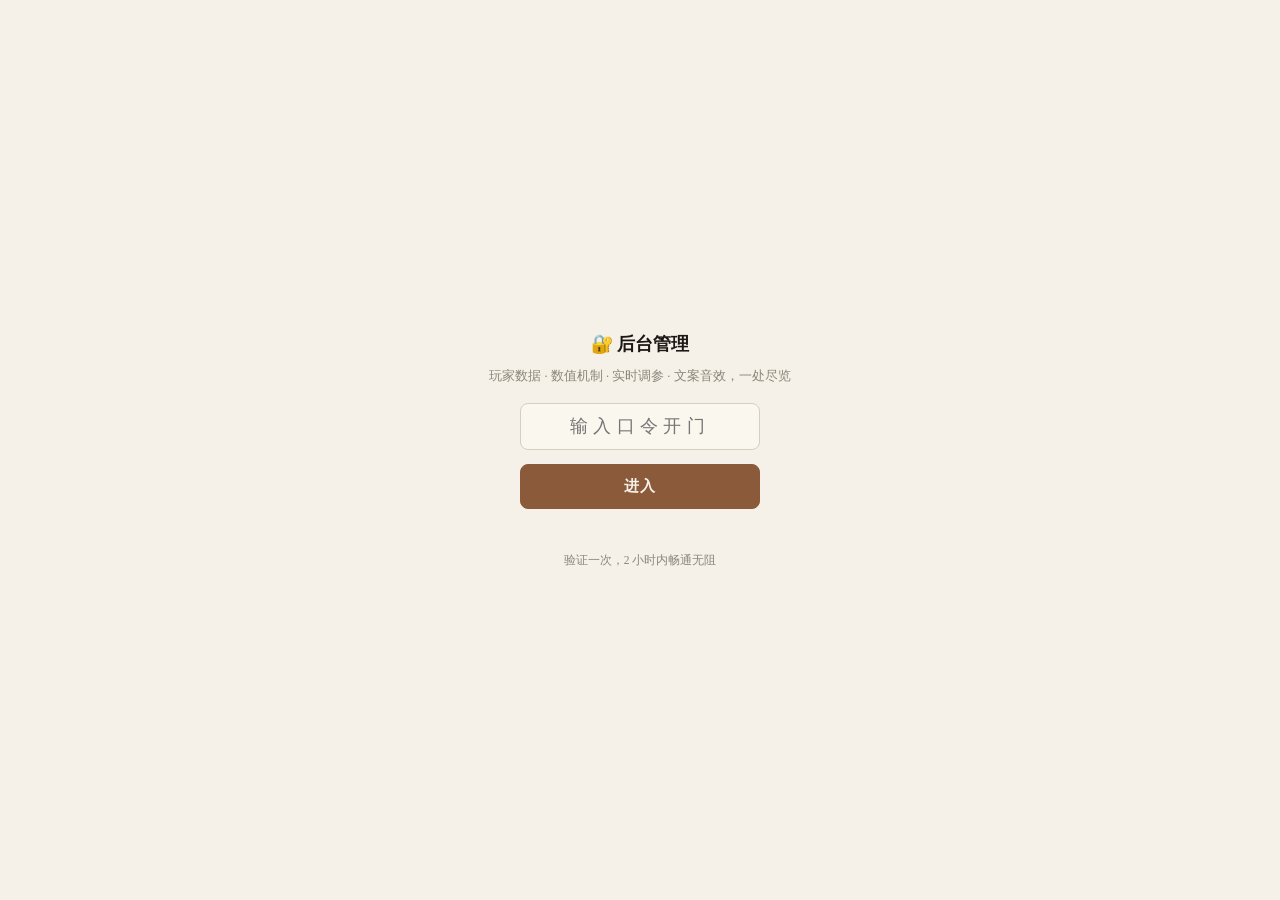
<file: admin.html>
<!DOCTYPE html>
<html lang="zh-CN">
<head>
<meta charset="UTF-8">
<meta name="viewport" content="width=device-width, initial-scale=1.0, viewport-fit=cover">
<title>中国创业投资模拟器 · 后台</title>
<style>
  *{box-sizing:border-box;margin:0;padding:0;-webkit-tap-highlight-color:transparent;}
  :root{
    --bg:#f0ece2;--paper:#f5f1e8;--ink:#1a1714;--ink-soft:#4a443c;--ink-faint:#8c857a;
    --line:#d6cfc0;--good:#3c6b4f;--bad:#a8453a;--warn:#9a7b3a;--card:#faf7ef;
    --gold:#b8860b;--blue:#3a6b8c;--accent:#8a5a3a;
  }
  html,body{background:var(--paper);color:var(--ink);
    font-family:-apple-system,BlinkMacSystemFont,"PingFang SC","Microsoft YaHei","Songti SC",serif;
    line-height:1.7;-webkit-font-smoothing:antialiased;-webkit-text-size-adjust:100%;}
  body{padding:18px 0 44px;min-height:100vh;min-height:100dvh;}
  .wrap{max-width:860px;margin:0 auto;padding:0 20px;
    padding-left:max(20px,env(safe-area-inset-left));padding-right:max(20px,env(safe-area-inset-right));
    padding-top:env(safe-area-inset-top);padding-bottom:max(20px,env(safe-area-inset-bottom));}

  /* ── 顶部 ── */
  /* 首页大气hero区 */
  .hero{text-align:center;padding:30px 20px 24px;background:linear-gradient(180deg,rgba(212,175,55,.07) 0%,rgba(212,175,55,.01) 60%,transparent 100%);border-radius:16px;margin-bottom:22px;border:1px solid rgba(212,175,55,.14);position:relative;overflow:hidden;}
  .hero::before{content:"";position:absolute;top:0;left:50%;transform:translateX(-50%);width:64px;height:3px;background:linear-gradient(90deg,transparent,var(--gold),transparent);border-radius:0 0 3px 3px;}
  .hero-name{font-family:"Kaiti SC","STKaiti","Songti SC",serif;font-weight:900;font-size:clamp(17px,4vw,21px);letter-spacing:.18em;color:var(--gold);margin-bottom:7px;text-shadow:0 1px 2px rgba(212,175,55,.14);}
  .hero-title{font-family:"Kaiti SC","STKaiti","Songti SC",serif;font-weight:900;font-size:clamp(27px,6.2vw,40px);letter-spacing:.08em;margin:0 0 10px;color:var(--ink);text-shadow:0 2px 4px rgba(26,23,20,.07);line-height:1.15;}
  .hero-sub{font-size:clamp(12px,2.9vw,14px);color:var(--ink-faint);letter-spacing:.04em;font-weight:500;}
  .logout{position:absolute;top:14px;right:14px;color:var(--accent);cursor:pointer;font-size:12px;font-weight:600;letter-spacing:.04em;display:inline-flex;align-items:center;gap:5px;padding:6px 13px;border-radius:999px;border:1px solid color-mix(in srgb,var(--accent) 38%,transparent);background:color-mix(in srgb,var(--accent) 9%,transparent);backdrop-filter:blur(4px);-webkit-backdrop-filter:blur(4px);transition:all .22s cubic-bezier(.4,0,.2,1);box-shadow:0 0 0 0 color-mix(in srgb,var(--accent) 40%,transparent);}
  .logout::before{content:"⏻";font-size:13px;line-height:1;}
  @media(hover:hover){.logout:hover{color:var(--paper);background:var(--accent);border-color:var(--accent);box-shadow:0 0 16px -2px color-mix(in srgb,var(--accent) 65%,transparent),0 0 0 3px color-mix(in srgb,var(--accent) 18%,transparent);transform:translateY(-1px);}}
  .logout:active{transform:translateY(0);}
  @media(min-width:768px){.hero{padding:44px 32px 32px;}.hero-title{font-size:40px;}.hero-name{font-size:21px;}}

  /* ── Tab 导航 ── */
  .tabs{display:flex;gap:6px;margin-bottom:18px;position:sticky;top:0;
    background:linear-gradient(var(--paper) 80%,rgba(245,241,232,0));padding:10px 0 12px;z-index:20;flex-wrap:wrap;}
  .tab{flex:1 1 auto;min-width:72px;text-align:center;padding:10px 4px;font-size:clamp(12px,3vw,13.5px);font-weight:700;
    border:1.5px solid var(--line);border-radius:9px;cursor:pointer;background:var(--card);color:var(--ink-soft);
    transition:all .2s;user-select:none;-webkit-user-select:none;letter-spacing:.02em;touch-action:manipulation;}
  @media(hover:hover){.tab:hover{border-color:var(--accent);color:var(--accent);}}
  .tab.on{background:var(--accent);color:var(--paper);border-color:var(--accent);box-shadow:0 4px 14px color-mix(in srgb,var(--accent) 32%,transparent);}
  .page{display:none;animation:fade .35s ease;}
  .page.on{display:block;}
  @keyframes fade{from{opacity:0;transform:translateY(8px)}to{opacity:1;transform:none}}

  /* ── 通用面板/卡片(三页统一) ── */
  .panel{background:var(--card);border:1px solid var(--line);border-radius:12px;padding:16px 18px;margin-bottom:14px;box-shadow:0 1px 3px rgba(26,23,20,.04);}
  .panel h2{font-size:clamp(14px,3.6vw,15.5px);font-weight:800;letter-spacing:.04em;margin-bottom:12px;padding-bottom:8px;border-bottom:1px solid var(--line);display:flex;justify-content:space-between;align-items:center;flex-wrap:wrap;gap:4px;}
  .panel h2 .hint{font-size:11px;color:var(--ink-faint);font-weight:600;}
  .loading{text-align:center;color:var(--ink-faint);padding:30px;}
  .note{font-size:11.5px;color:var(--ink-faint);margin-top:9px;line-height:1.65;}

  /* 横条统计(称号/风格/趋势分布等,stats+tune 共用) */
  .row{display:flex;align-items:center;gap:10px;margin-bottom:9px;font-size:clamp(12px,3vw,13px);}
  .row .nm{flex:0 0 clamp(72px,22vw,150px);white-space:nowrap;overflow:hidden;text-overflow:ellipsis;font-weight:600;}
  .row .e{flex:0 0 18px;text-align:center;font-size:15px;}
  .row .barwrap{flex:1;min-width:40px;height:17px;background:rgba(26,23,20,.06);border-radius:5px;position:relative;overflow:hidden;}
  .row .bar{position:absolute;left:0;top:0;height:100%;border-radius:5px;background:var(--accent);transition:width .4s;min-width:2px;}
  /* ── UX增强(借鉴echarts错落入场,纯CSS,2026-06-30) ── */
  /* 柱条:插入时宽度先归0,加.fill后逐条延迟展开到--w目标宽 */
  .row .bar.anim{width:0!important;transition:width .7s cubic-bezier(.22,.61,.36,1);}
  .row .bar.anim.fill{width:var(--w)!important;}
  /* KPI数字滚动时的细微强调 */
  .kpi .box .n{transition:color .3s;}
  /* 面板入场:依次淡入上浮 */
  .panel.reveal{opacity:0;transform:translateY(14px);}
  .panel.reveal.in{opacity:1;transform:none;transition:opacity .5s ease,transform .5s cubic-bezier(.22,.61,.36,1);}
  @media(prefers-reduced-motion:reduce){
    .row .bar.anim,.row .bar.anim.fill{transition:none;width:var(--w)!important;}
    .panel.reveal{opacity:1!important;transform:none!important;}
  }
  .row .pct{flex:0 0 clamp(78px,20vw,120px);text-align:right;font-weight:800;font-variant-numeric:tabular-nums;font-size:12px;color:var(--ink-soft);}
  .row .pct small{color:var(--ink-faint);font-weight:600;}
  .pct-val{color:var(--accent);font-weight:800;font-size:13px;}
  .pct-sub{color:var(--ink-faint);font-weight:600;font-size:11px;margin-left:5px;padding:1px 5px;background:rgba(138,90,58,.07);border-radius:5px;}
  /* 项目热度踩雷警示色（暂留，跳色问题以下面为准） */

  /* 🥧 环形饼图(结局称号分布) v2 */
  .pieWrap{display:flex;gap:22px;align-items:center;flex-wrap:wrap;justify-content:center;padding:6px 0;}
  .pieSvg{flex:0 0 auto;width:min(220px,62vw);height:auto;aspect-ratio:1/1;max-width:240px;filter:drop-shadow(0 6px 14px rgba(26,23,20,.08));}
  .pieSvg .seg{cursor:pointer;transition:transform .28s cubic-bezier(.34,1.56,.64,1),opacity .22s,filter .22s;transform-origin:center;transform-box:fill-box;}
  @media(hover:hover){.pieSvg .seg:hover{filter:brightness(1.1) drop-shadow(0 4px 10px rgba(26,23,20,.28));}}
  .pieSvg.dim .seg{opacity:.25;}
  .pieSvg.dim .seg.act{opacity:1;}
  .pieCenter .c-emoji{font-size:36px;line-height:1;}
  .pieCenter .c-name{font-size:14px;font-weight:800;fill:var(--ink-soft);letter-spacing:.04em;}
  .pieCenter .c-pct{font-size:28px;font-weight:900;fill:var(--accent);font-variant-numeric:tabular-nums;letter-spacing:.02em;}
  .pieCenter .c-cnt{font-size:12px;font-weight:700;fill:var(--ink-faint);font-variant-numeric:tabular-nums;}
  .pieLegend{flex:1 1 240px;min-width:180px;display:flex;flex-direction:column;gap:4px;}
  .pieLegend .lg{display:flex;align-items:center;gap:9px;padding:6px 10px;border-radius:9px;cursor:pointer;transition:background .2s,transform .2s,box-shadow .2s;border:1px solid transparent;}
  .pieLegend .lg.act{background:rgba(138,90,58,.07);border-color:rgba(138,90,58,.18);transform:translateX(3px);box-shadow:0 2px 6px rgba(26,23,20,.06);}
  @media(hover:hover){.pieLegend .lg:hover{background:rgba(138,90,58,.07);border-color:rgba(138,90,58,.18);transform:translateX(3px);box-shadow:0 2px 6px rgba(26,23,20,.06);}}
  .pieLegend .dot{flex:0 0 12px;width:12px;height:12px;border-radius:3px;box-shadow:0 1px 2px rgba(26,23,20,.22),inset 0 1px 0 rgba(255,255,255,.25);}
  .pieLegend .lg-nm{flex:0 0 40%;font-size:13px;font-weight:700;color:var(--ink-soft);white-space:nowrap;overflow:hidden;text-overflow:ellipsis;letter-spacing:.02em;min-width:0;}
  .pieLegend .lg-nm .lg-emo{margin-right:4px;}
  .pieLegend .lg-bar{flex:1 1 20px;min-width:14px;height:5px;background:rgba(26,23,20,.06);border-radius:3px;overflow:hidden;position:relative;margin:0 4px;}
  .pieLegend .lg-bar i{position:absolute;left:0;top:0;height:100%;border-radius:3px;transition:width .5s cubic-bezier(.4,0,.2,1);}
  .pieLegend .lg-val{font-size:12.5px;font-weight:800;color:var(--ink);font-variant-numeric:tabular-nums;min-width:36px;text-align:right;}
  .pieLegend .lg-pct{font-size:11.5px;font-weight:700;color:var(--ink-faint);min-width:42px;text-align:right;font-variant-numeric:tabular-nums;background:rgba(26,23,20,.04);padding:1px 5px;border-radius:5px;}

  /* KPI 网格(stats 核心指标 / scoreStats) */
  .kpi{display:grid;grid-template-columns:repeat(3,1fr);gap:10px;}
  .kpi .box{background:rgba(26,23,20,.03);border-radius:9px;padding:14px 8px;text-align:center;}
  .kpi .n{font-size:clamp(20px,5vw,26px);font-weight:900;color:var(--accent);font-variant-numeric:tabular-nums;}
  .kpi .l{font-size:11.5px;color:var(--ink-faint);margin-top:3px;}

  /* stat 双列网格(tune 分布统计) */
  .stat-grid{display:grid;grid-template-columns:repeat(2,1fr);gap:10px;}
  .stat{background:rgba(26,23,20,.03);border-radius:8px;padding:10px 12px;}
  .stat .k{font-size:11.5px;color:var(--ink-faint);margin-bottom:2px;}
  .stat .v{font-size:15px;font-weight:800;font-variant-numeric:tabular-nums;}
  .stat .v small{font-size:11.5px;color:var(--ink-soft);font-weight:600;}

  /* 排行榜表格(stats) + 定义表(doc/cfg) */
  table{width:100%;border-collapse:collapse;font-size:clamp(12px,3vw,13px);}
  th,td{padding:7px 6px;border-bottom:1px solid var(--line);text-align:left;vertical-align:top;}
  th{font-size:11.5px;color:var(--ink-faint);font-weight:700;}
  td.sc{text-align:right;font-weight:800;color:var(--accent);font-variant-numeric:tabular-nums;}
  .rk{display:inline-flex;width:20px;justify-content:center;font-weight:800;}
  .rk.g1{color:#d4af37;}.rk.g2{color:#9aa0a6;}.rk.g3{color:#c77b3a;}
  .deftbl td:first-child{font-weight:700;color:var(--blue);width:30%;max-width:120px;word-break:break-word;overflow-wrap:anywhere;}
  .deftbl tr:last-child td{border-bottom:none;}

  /* 公式/文案块(doc+cfg) */
  .formula{background:rgba(26,23,20,.045);border-left:3px solid var(--accent);border-radius:0 7px 7px 0;padding:11px 14px;margin:8px 0;font-size:clamp(12px,3vw,13px);line-height:1.95;font-family:"SF Mono",Menlo,Consolas,monospace;color:var(--ink);overflow-x:auto;-webkit-overflow-scrolling:touch;white-space:pre-wrap;word-break:break-word;}
.gate-grid{display:grid;grid-template-columns:1fr 1fr;gap:8px;margin-bottom:12px;}
.gate-item{display:flex;align-items:center;gap:8px;background:rgba(26,23,20,.04);border-radius:9px;padding:10px 12px;}
.gate-ic{font-size:18px;flex:0 0 auto;}
.gate-nm{flex:1;font-weight:600;font-size:13px;line-height:1.2;display:flex;flex-direction:column;}
.gate-nm i{font-style:normal;font-size:10px;color:#a39b8e;font-weight:500;font-family:"SF Mono",Menlo,monospace;}
.gate-n{flex:0 0 auto;font-weight:800;font-size:15px;color:var(--accent,#b8860b);font-variant-numeric:tabular-nums;}
.invest-rule{background:color-mix(in srgb,var(--warn) 8%,transparent);border-radius:10px;padding:11px 13px;border:1px solid color-mix(in srgb,var(--warn) 22%,transparent);}
.ir-h{font-weight:700;font-size:13px;margin-bottom:8px;color:#8a6d1b;}
.ir-row{display:flex;align-items:center;gap:9px;font-size:13px;margin:5px 0;}
.ir-cond{font-weight:600;flex:0 0 auto;font-variant-numeric:tabular-nums;}
.ir-arr{color:#b8860b;font-weight:800;}
.ir-res{color:var(--ink-soft,#6b6358);}
.ir-res.ok{color:#2e7d32;font-weight:600;}
  .txt{font-size:clamp(12px,3vw,13px);color:var(--ink-soft);line-height:1.8;}
  .txt b{color:var(--ink);}
  code{font-family:"SF Mono",Menlo,Consolas,monospace;font-size:.92em;background:rgba(26,23,20,.06);padding:1px 5px;border-radius:4px;}
  .pgrp-t{font-size:12px;font-weight:700;color:var(--accent);letter-spacing:.05em;border-bottom:1px dashed var(--line);padding-bottom:5px;margin-bottom:11px;margin-top:14px;}

  /* 调参滑块(tune) */
  .prow{display:flex;align-items:center;gap:10px;margin-bottom:11px;font-size:12.5px;flex-wrap:wrap;}
  .prow label{flex:0 0 clamp(96px,26vw,130px);color:var(--ink-soft);}
  .prow input[type=range]{flex:1;min-width:90px;height:24px;accent-color:var(--accent);background:transparent;cursor:pointer;-webkit-appearance:none;appearance:none;touch-action:manipulation;}
  .prow input[type=range]:focus{outline:none;}
  .prow input[type=range]::-webkit-slider-runnable-track{height:5px;border-radius:3px;background:rgba(26,23,20,.14);}
  .prow input[type=range]::-moz-range-track{height:5px;border-radius:3px;background:rgba(26,23,20,.14);}
  .prow input[type=range]::-webkit-slider-thumb{-webkit-appearance:none;appearance:none;width:18px;height:18px;border-radius:50%;background:var(--accent);border:2px solid var(--paper);box-shadow:0 1px 3px rgba(0,0,0,.25);margin-top:-7px;cursor:pointer;}
  .prow input[type=range]::-moz-range-thumb{width:18px;height:18px;border-radius:50%;background:var(--accent);border:2px solid var(--paper);box-shadow:0 1px 3px rgba(0,0,0,.25);cursor:pointer;}
  .prow .pv input{width:64px;text-align:right;font-family:inherit;font-size:13px;font-weight:800;border:1px solid var(--line);border-radius:5px;padding:5px 6px;background:#fff;color:var(--ink);-webkit-appearance:none;appearance:none;-moz-appearance:textfield;}
  .prow .pv input::-webkit-outer-spin-button,.prow .pv input::-webkit-inner-spin-button{-webkit-appearance:none;appearance:none;margin:0;display:none;}
  .prow .pv input:focus{outline:none;border-color:var(--accent);box-shadow:0 0 0 2px color-mix(in srgb,var(--accent) 22%,transparent);}
  .btnrow{display:flex;gap:10px;margin-top:10px;}
  .btn{flex:1;border:1.5px solid var(--accent);background:transparent;color:var(--accent);font-family:inherit;font-size:13.5px;font-weight:700;padding:12px 0;cursor:pointer;border-radius:7px;letter-spacing:.05em;transition:all .15s;touch-action:manipulation;-webkit-user-select:none;user-select:none;}
  .btn:active{transform:scale(.97);background:var(--accent);color:var(--paper);}
  @media(hover:hover){.btn:hover{background:var(--accent);color:var(--paper);transform:translateY(-2px);box-shadow:0 6px 18px color-mix(in srgb,var(--accent) 32%,transparent);}.btn.reset:hover{background:var(--bad);color:#fff;border-color:var(--bad);box-shadow:0 6px 18px color-mix(in srgb,var(--bad) 30%,transparent);}}
  .btn.reset{border-color:var(--bad);color:var(--bad);}
  .btn.reset:active{background:var(--bad);color:#fff;}
  .live{text-align:center;font-size:12px;color:var(--good);margin:10px 0;font-weight:600;}
  .dirty{color:var(--bad);font-size:11px;font-weight:700;}

  /* 音效行(sfx) */
  #sfxPanel .srow{display:flex;align-items:center;gap:12px;border:1.5px solid var(--line);border-radius:8px;background:var(--card);padding:12px 15px;margin-bottom:9px;cursor:pointer;transition:all .18s ease;}
  @media(hover:hover){#sfxPanel .srow:hover{border-color:var(--accent);transform:translateX(3px);box-shadow:0 4px 14px color-mix(in srgb,var(--accent) 14%,transparent);}}
  #sfxPanel .srow:active{transform:scale(.98);}
  #sfxPanel .play{position:relative;width:34px;height:34px;flex:0 0 34px;border-radius:50%;background:var(--accent);display:flex;align-items:center;justify-content:center;transition:background .2s,box-shadow .2s,transform .1s;}
  #sfxPanel .play:active{transform:scale(.92);}
  #sfxPanel .play::before{content:'';display:block;width:0;height:0;border-style:solid;border-width:7px 0 7px 12px;border-color:transparent transparent transparent #fff;margin-left:3px;transition:.15s;}
  #sfxPanel .srow.playing .play{background:var(--good);animation:pulse 1.6s infinite;}
  #sfxPanel .srow.playing .play::before{border-width:0;width:11px;height:13px;margin-left:0;border-left:3.5px solid #fff;border-right:3.5px solid #fff;background:transparent;box-sizing:border-box;}
  @keyframes pulse{0%{box-shadow:0 0 0 0 rgba(60,107,79,.45);}70%{box-shadow:0 0 0 9px rgba(60,107,79,0);}100%{box-shadow:0 0 0 0 rgba(60,107,79,0);}}
  #sfxPanel .srow.playing{background:rgba(60,107,79,.08);}
  #sfxPanel .wave{display:none;gap:2px;align-items:flex-end;height:14px;margin-left:auto;flex:0 0 auto;padding-right:2px;}
  #sfxPanel .srow.playing .wave{display:flex;}
  #sfxPanel .wave span{width:2.5px;background:var(--good);border-radius:2px;animation:wv .8s ease-in-out infinite;}
  #sfxPanel .wave span:nth-child(1){animation-delay:0s;}#sfxPanel .wave span:nth-child(2){animation-delay:.2s;}#sfxPanel .wave span:nth-child(3){animation-delay:.4s;}#sfxPanel .wave span:nth-child(4){animation-delay:.15s;}
  @keyframes wv{0%,100%{height:4px;}50%{height:14px;}}
  #sfxPanel .info{flex:1;min-width:0;}
  #sfxPanel .nm2{font-size:14.5px;font-weight:700;margin-bottom:2px;}
  #sfxPanel .ds{font-size:12px;color:var(--ink-faint);line-height:1.5;}
  #sfxPanel .grp-t{font-size:12.5px;font-weight:800;letter-spacing:.1em;color:var(--accent);margin:20px 0 11px;padding-bottom:6px;border-bottom:1px solid var(--line);}

  .footer{text-align:center;font-size:11.5px;color:var(--ink-faint);margin-top:18px;padding-top:16px;border-top:1px solid var(--line);line-height:1.7;}

  @media(max-width:480px){
    .panel{padding:14px 14px;}
    .prow{gap:8px;}
    .prow label{flex:1 1 100%;font-weight:600;color:var(--ink);margin-bottom:-2px;}
    .stat-grid,.kpi{gap:8px;}
    .kpi{grid-template-columns:repeat(3,1fr);}
    /* 称号分布图例:小屏隐藏迷你进度条+压缩间距,称号缩字号单行显示(尽量不折行) */
    .pieLegend .lg-bar{display:none;}
    .pieLegend .lg{gap:6px;padding:6px 6px;}
    .pieLegend .lg-nm{flex:1 1 auto;white-space:nowrap;overflow:hidden;text-overflow:ellipsis;font-size:11.5px;letter-spacing:0;}
    .pieLegend .lg-nm .lg-emo{margin-right:2px;}
    .pieLegend .lg-val{min-width:24px;font-size:11.5px;}
    .pieLegend .lg-pct{min-width:0;font-size:10.5px;padding:1px 4px;}
  }

  /* ── 登录门 ── */
  #authGate{position:fixed;inset:0;z-index:9999;background:var(--paper);display:flex;flex-direction:column;align-items:center;justify-content:center;padding:24px;}
  #authGate .agt{font-size:18px;font-weight:800;margin-bottom:6px;}
  #authGate .ags{font-size:12.5px;color:var(--ink-faint);margin-bottom:16px;text-align:center;}
  #authPin{width:240px;max-width:80vw;font-size:18px;text-align:center;letter-spacing:.3em;padding:12px;border:1.5px solid var(--line);border-radius:8px;background:var(--card);color:var(--ink);}
  #authBtn{width:240px;max-width:80vw;margin-top:14px;border:1.5px solid var(--accent);background:var(--accent);color:var(--paper);font-family:inherit;font-size:15px;font-weight:700;padding:12px;border-radius:8px;cursor:pointer;letter-spacing:.05em;}
  #authErr{color:var(--bad);font-size:13px;min-height:18px;margin-top:8px;}
  #authGate .agtip{color:var(--ink-faint);font-size:11.5px;margin-top:16px;}
</style>
</head>
<body>
<div id="authGate">
  <div class="agt">🔐 后台管理</div>
  <div class="ags">玩家数据 · 数值机制 · 实时调参 · 文案音效，一处尽览</div>
  <input id="authPin" type="password" inputmode="numeric" placeholder="输入口令开门" autocomplete="off">
  <button id="authBtn">进入</button>
  <div id="authErr"></div>
  <div class="agtip">验证一次，2 小时内畅通无阻</div>
</div>

<div class="wrap" id="mainWrap" style="display:none">
  <div class="hero">
    <div class="hero-name">中国创业投资模拟器</div>
    <h1 class="hero-title">后台管理</h1>
    <div class="hero-sub">数据 · 机制 · 参数 · 文案 · 音效 —— 一处看尽游戏万象</div>
    <span class="logout" id="logout">退出</span>
  </div>
  <div class="tabs">
    <div class="tab on" data-p="stats">📊 玩家数据</div>
    <div class="tab" data-p="doc">🧮 数值机制</div>
    <div class="tab" data-p="tune">🎛 实时调参</div>
    <div class="tab" data-p="cfg">📝 文案音效</div>
  </div>

  <!-- 📊 数据统计 -->
  <div class="page on" id="tab-stats">
    <div id="statsContent"><div class="loading">⏳ 正在拉取数据…</div></div>
  </div>

  <!-- 📐 数值手册（机制+音效+技术配置） -->
  <div class="page" id="tab-doc">
    <div id="docContent"></div>
    <!-- 🎵 音效试听 -->
    <div class="panel" id="sfxPanel">
      <h2>🎵 音效试听</h2>
      <div id="sfxList"></div>
    </div>
  </div>

  <!-- 🎛 调参分布 -->
  <div class="page" id="tab-tune">
    <div class="panel">
      <h2>🎛 参数调整 <span id="dirtyFlag"></span></h2>
      <div id="params"></div>
      <div class="btnrow">
        <button class="btn" id="rerun">▶ 重新模拟</button>
        <button class="btn reset" id="reset">↺ 重置真实值</button>
      </div>
      <div class="note">拖滑块或直接输数字改参 → 自动重跑 10000 局看分布。这里只是沙盘推演，调满意后需手动写回 config.js / data-bundle.js 才会生效。</div>
    </div>
    <div class="live" id="live">⏳ 模拟中…</div>
    <div id="dist"></div>
  </div>

  <!-- 📝 文案配置 -->
  <div class="page" id="tab-cfg"></div>


  <div class="footer"><span style="white-space:nowrap">🦞 小龙虾出品</span> · 所有数值实时读自游戏真实配置，所见即所玩</div>
</div>

<script src="config.js?v=20260630admin40"></script>
<script src="data-bundle.js?v=20260630admin40"></script>
<script>window.__NO_AUTO_AUDIO__=true;/*后台禁用全局音频自动解锁,避免iOS点空白处触发"播放动作";试听由row.onclick主动Sfx.unlock*/</script>
<script src="engine.js?v=20260630admin40"></script>
<script>
"use strict";
/* ===================== 公共 ===================== */
var AUTH_KEY='dash_auth_ts_vc', AUTH_TTL=2*3600*1000;
var SB=(typeof CONFIG!=='undefined'&&CONFIG.supabase)||{};
function esc(s){return String(s==null?'':s).replace(/[&<>"'`]/g,function(c){return {'&':'&amp;','<':'&lt;','>':'&gt;','"':'&quot;',"'":'&#39;','`':'&#96;'}[c];});}
function showBr(s){return esc(s).replace(/&lt;br\s*\/?&gt;/gi,' ⏎ ').replace(/&lt;b&gt;/gi,'').replace(/&lt;\/b&gt;/gi,'');}
function pct(n,t){return t?(n/t*100):0;}
function clamp(v,a,b){return Math.max(a,Math.min(b,v));}
function tierMin(k){return (DATA_ENDINGS.endingTiers.find(function(t){return t.key===k;})||{}).min||0;}

/* ===================== 🥧 通用环形饼图 v2 ===================== */
/* data: [{label,value,color,emoji}]  鼠标划过扇区/图例联动高亮,中心显示详情 */
var _pieSeq=0;
function donutChart(data){
  data=(data||[]).filter(function(d){return d.value>0;});
  if(!data.length)return '<div class="loading">暂无数据</div>';
  var tot=data.reduce(function(a,b){return a+b.value;},0);
  var id='pie'+(++_pieSeq);
  var R=108,r=66,cx=120,cy=120;        // 外半径/内半径/中心 (较之前锦大)
  function pt(cxx,cyy,rad,ang){var a=(ang-90)*Math.PI/180;return [cxx+rad*Math.cos(a),cyy+rad*Math.sin(a)];}
  function arcPath(a0,a1){
    var so=pt(cx,cy,R,a0), eo=pt(cx,cy,R,a1);
    var si=pt(cx,cy,r,a1), ei=pt(cx,cy,r,a0);
    var large=(a1-a0)>180?1:0;
    return 'M '+so[0].toFixed(2)+' '+so[1].toFixed(2)+
           ' A '+R+' '+R+' 0 '+large+' 1 '+eo[0].toFixed(2)+' '+eo[1].toFixed(2)+
           ' L '+si[0].toFixed(2)+' '+si[1].toFixed(2)+
           ' A '+r+' '+r+' 0 '+large+' 0 '+ei[0].toFixed(2)+' '+ei[1].toFixed(2)+' Z';
  }
  var gap=0.6;                          // 扇区间隙(度),轮廓更清爽
  var ang=0,segs='',meta=[],maxIdx=0,maxV=0;
  data.forEach(function(d,i){
    var sweep=d.value/tot*360, a0=ang, a1=ang+sweep; ang=a1;
    var pp=(d.value/tot*100);
    if(d.value>maxV){maxV=d.value;maxIdx=i;}
    // 扇区中心角→外推位移方向(加到 8px)
    var mid=(a0+a1)/2, off=pt(0,0,8,mid);
    var a0g=a0+gap/2, a1g=Math.max(a0g+0.1,a1-gap/2);
    segs+='<path class="seg" d="'+arcPath(a0g,a1g)+'" fill="'+(d.color||'var(--accent)')+'" data-i="'+i+'"'+
          ' style="--ox:'+off[0].toFixed(2)+'px;--oy:'+off[1].toFixed(2)+'px"'+
          ' onmouseenter="pieHover(\''+id+'\','+i+')" onmouseleave="pieHover(\''+id+'\',-1)" onclick="pieClick(\''+id+'\','+i+')"></path>';
    meta.push({label:d.label,emoji:d.emoji||'',color:d.color||'var(--accent)',value:d.value,pct:pp});
  });
  // 图例(含迷你进度条)
  var maxPct=Math.max.apply(null,meta.map(function(m){return m.pct;}));
  var legend=meta.map(function(m,i){
    var barW=(m.pct/maxPct*100).toFixed(1);
    return '<div class="lg" data-i="'+i+'" onmouseenter="pieHover(\''+id+'\','+i+')" onmouseleave="pieHover(\''+id+'\',-1)" onclick="pieClick(\''+id+'\','+i+')">'+
      '<span class="dot" style="background:'+m.color+'"></span>'+
      '<span class="lg-nm">'+(m.emoji?'<span class="lg-emo">'+esc(m.emoji)+'</span>':'')+esc(m.label)+'</span>'+
      '<span class="lg-bar"><i style="width:'+barW+'%;background:'+m.color+'"></i></span>'+
      '<span class="lg-val">'+m.value+'</span>'+
      '<span class="lg-pct">'+m.pct.toFixed(1)+'%</span></div>';
  }).join('');
  // 中心默认显示总量
  var center=_pieCenterHTML(cx,cy,null,tot,null,'总计','');
  window._pieData=window._pieData||{}; window._pieData[id]={meta:meta,tot:tot,cx:cx,cy:cy};
  return '<div class="pieWrap">'+
    '<svg class="pieSvg" id="'+id+'" viewBox="0 0 240 240" preserveAspectRatio="xMidYMid meet">'+
      '<g>'+segs+'</g>'+
      '<g class="pieCenter" id="'+id+'-c">'+center+'</g>'+
    '</svg>'+
    '<div class="pieLegend" id="'+id+'-lg">'+legend+'</div>'+
  '</div>';
}
/* 中心文本生成 (默认态/hover 态复用) */
function _pieCenterHTML(cx,cy,emoji,big,small,bigLabel,smallLabel){
  // 默认态:big=总量,bigLabel='总计'  hover:emoji+名称+占比%+局数
  if(emoji===null){
    return '<text class="c-name" x="'+cx+'" y="'+(cy-6)+'" text-anchor="middle">'+esc(bigLabel)+'</text>'+
           '<text class="c-pct" x="'+cx+'" y="'+(cy+22)+'" text-anchor="middle">'+big+'</text>';
  }
  return '<text class="c-emoji" x="'+cx+'" y="'+(cy-12)+'" text-anchor="middle">'+esc(emoji)+'</text>'+
         '<text class="c-pct" x="'+cx+'" y="'+(cy+20)+'" text-anchor="middle">'+big+'</text>'+
         '<text class="c-cnt" x="'+cx+'" y="'+(cy+40)+'" text-anchor="middle">'+smallLabel+'</text>';
}
/* 点击锁定扇区(触屏主交互;桌面也可点固定) */
function pieClick(id,i){
  window._piePin=window._piePin||{};
  if(window._piePin[id]===i){ window._piePin[id]=-1; pieHover(id,-1); }  // 再点同一个=解锁
  else { window._piePin[id]=i; pieHover(id,i); }
}
function pieHover(id,i){
  var svg=document.getElementById(id);if(!svg)return;
  var data=(window._pieData||{})[id];if(!data)return;
  var lg=document.getElementById(id+'-lg'), cen=document.getElementById(id+'-c');
  var segs=svg.querySelectorAll('.seg'), lgs=lg?lg.querySelectorAll('.lg'):[];
  if(i<0){ // 离开:若有锁定则回到锁定态,否则复位
    var pin=(window._piePin||{})[id];
    if(pin!=null&&pin>=0){ pieHover(id,pin); return; }
    svg.classList.remove('dim');
    segs.forEach(function(s){s.classList.remove('act');s.style.transform='';});
    Array.prototype.forEach.call(lgs,function(l){l.classList.remove('act');});
    if(cen)cen.innerHTML=_pieCenterHTML(data.cx,data.cy,null,data.tot,null,'总计','');
    return;
  }
  var m=data.meta[i];if(!m)return;
  svg.classList.add('dim');
  segs.forEach(function(s){var si=+s.dataset.i;if(si===i){s.classList.add('act');s.style.transform='translate(var(--ox),var(--oy)) scale(1.05)';}else{s.classList.remove('act');s.style.transform='';}});
  Array.prototype.forEach.call(lgs,function(l){l.classList.toggle('act',+l.dataset.i===i);});
  if(cen)cen.innerHTML=_pieCenterHTML(data.cx,data.cy,m.emoji,m.pct.toFixed(1)+'%',null,m.label,m.value+' 局');
}
function sbGet(pathq){
  return fetch(SB.url.replace(/\/$/,'')+'/rest/v1/'+pathq,{
    headers:{'apikey':SB.key,'Authorization':'Bearer '+SB.key}
  }).then(function(r){return r.json();});
}

/* Tab 状态(必须在登录门 IIFE 之前定义,因 IIFE 可能立即 boot→activateTab 用 loaded) */
var TAB_KEY='vc_admin_tab', loaded={};

/* ===================== 登录门 ===================== */
function loggedIn(){try{var t=+localStorage.getItem(AUTH_KEY);return t&&(Date.now()-t)<AUTH_TTL;}catch(e){return false;}}
function logout(){try{localStorage.removeItem(AUTH_KEY);}catch(e){}location.reload();}
(function(){
  var gate=document.getElementById('authGate'), wrap=document.getElementById('mainWrap');
  function pass(){gate.style.display='none';wrap.style.display='';boot();}
  if(loggedIn()){pass();return;}
  var pin=document.getElementById('authPin'),btn=document.getElementById('authBtn'),err=document.getElementById('authErr');
  function tryLogin(){
    var v=(pin.value||'').trim();err.textContent='校验中…';
    if(!SB.url||!SB.key){err.textContent='未配置 Supabase';return;}
    sbGet('dashboard_auth?select=pin&limit=1').then(function(rows){
      var real=(rows&&rows[0]&&rows[0].pin)||'';
      if(v&&v===real){try{localStorage.setItem(AUTH_KEY,String(Date.now()));}catch(e){}pass();}
      else err.textContent='口令错误';
    }).catch(function(){err.textContent='网络错误，稍后重试';});
  }
  btn.addEventListener('click',tryLogin);
  pin.addEventListener('keydown',function(e){if(e.key==='Enter')tryLogin();});
})();

/* ===================== Tab 调度(懒加载) ===================== */
function activateTab(p){
  var tab=document.querySelector('.tab[data-p="'+p+'"]');if(!tab)return;
  // 切tab时停止正在播放的背景音乐(如果切出的tab有音乐在播)
  if(typeof stopBgm==='function')stopBgm();
  document.querySelectorAll('.tab').forEach(function(t){t.classList.remove('on');});
  document.querySelectorAll('.page').forEach(function(pg){pg.classList.remove('on');});
  tab.classList.add('on');
  document.getElementById('tab-'+p).classList.add('on');
  // 重型初始化推到下一帧,让 tab 视觉切换先完成,避免"点了卡一下才进"的延迟感
  function defer(fn){if(window.requestAnimationFrame){requestAnimationFrame(function(){requestAnimationFrame(fn);});}else{setTimeout(fn,0);}}
  if(p==='stats'&&!loaded.stats){loaded.stats=1;defer(loadStats);}
  if(p==='doc'&&!loaded.doc){loaded.doc=1;defer(function(){renderDoc();initSfx();});}
  if(p==='tune'&&!loaded.tune){loaded.tune=1;var lv=document.getElementById('live');if(lv)lv.textContent='调参数据生成中...';defer(initTune);}
  if(p==='cfg'&&!loaded.cfg){loaded.cfg=1;defer(renderConfig);}
}
function boot(){
  // ── 映射完整性自检(防 vc↔future 同源镜像漏改埋雷,2026-06-29 加) ──
  try{ if(typeof PERSONA5!=='undefined'&&PERSONA5.archetypes){
    var __masters={}; for(var __k in PERSONA5.archetypes){__masters[PERSONA5.archetypes[__k].master]=1;}
    var __pm=window.PMNAME||{};
    Object.keys(__masters).forEach(function(m){ if(!__pm[m]) console.warn('[映射自检] 大师映射(PMNAME/MNAME)缺 key:',m,'— 该人格大师标注会显示英文/undefined,请补全映射'); });
  }
  if(typeof DATA_PERIODS!=='undefined'){
    var __dp=DATA_PERIODS.periods||DATA_PERIODS;
    if(Array.isArray(__dp)&&typeof TIMES!=='undefined'){
      __dp.forEach(function(p){ if(p&&p.id&&!TIMES[p.id]) console.warn('[映射自检] 时代映射(TIMES)缺 key:',p.id,'— 音乐时代标签会缺失'); });
    }
  } }catch(__e){ console.warn('[映射自检] 执行异常',__e); }
  document.getElementById('logout').onclick=logout;
  Array.prototype.forEach.call(document.querySelectorAll('.tab'),function(tab){
    tab.addEventListener('click',function(){
      var p=tab.dataset.p;try{localStorage.setItem(TAB_KEY,p);}catch(e){}activateTab(p);
    });
  });
  var saved=null;try{saved=localStorage.getItem(TAB_KEY);}catch(e){}
  activateTab(saved&&document.querySelector('.tab[data-p="'+saved+'"]')?saved:'stats');
}

/* ===================== 📊 数据统计 ===================== */
function loadStats(){
  Promise.all([
    sbGet('results?select=*&order=created_at.desc&limit=5000'),
    sbGet('visits?select=id,visitor_id,inviter_id&limit=5000')
  ]).then(function(res){
    var R=res[0]||[],V=res[1]||[];
    if(R.code){document.getElementById('statsContent').innerHTML='<div class="loading">读取失败:'+esc(R.message||'')+'</div>';return;}
    renderStats(R,V);
  }).catch(function(){document.getElementById('statsContent').innerHTML='<div class="loading">加载出错，请刷新重试</div>';});
}
function renderStats(R,V){
  var total=R.length,players={};R.forEach(function(r){if(r.player_id)players[r.player_id]=1;});
  var nPlayers=Object.keys(players).length;
  var bjToday=new Date(Date.now()+8*3600*1000).toISOString().slice(0,10);
  var todayN=R.filter(function(r){return String(r.created_at||'').slice(0,10)===bjToday;}).length;
  var visitN=V.length,invited=R.filter(function(r){return r.is_invited;}).length;
  function box(n,l){return '<div class="box"><div class="n">'+n+'</div><div class="l">'+l+'</div></div>';}
  function deadRate(){var w=R.filter(function(r){return r.health_dead!=null;});if(!w.length)return '—';var d=w.filter(function(r){return r.health_dead;}).length;return (d/w.length*100).toFixed(0)+'%';}
  // 结局称号 title → {emoji,color} 映射（用于段位渐变柱+emoji；非结局分布传 null）
  function endingMetaMap(){
    var m={};try{var em=(typeof DATA_ENDINGS!=='undefined'&&DATA_ENDINGS.endingMeta)?DATA_ENDINGS.endingMeta:null;if(em){Object.keys(em).forEach(function(k){var e=em[k];if(e&&e.title)m[e.title]={emoji:e.emoji||'',color:e.color||'var(--accent)'};});}}catch(e){}return m;}
  function distBars(key, useMeta){
    var cnt={},tot=0;R.forEach(function(r){var v=r[key];if(v){cnt[v]=(cnt[v]||0)+1;tot++;}});
    var arr=Object.keys(cnt).map(function(k){return [k,cnt[k]];}).sort(function(a,b){return b[1]-a[1];});
    if(!arr.length)return '<div class="loading">暂无数据</div>';
    var mm=useMeta?endingMetaMap():null;
    return arr.map(function(x){var p=pct(x[1],tot);var meta=mm?mm[x[0]]:null;var emo=meta?'<span class="e">'+meta.emoji+'</span>':'';var barStyle=meta?'width:'+p+'%;background:linear-gradient(90deg,'+meta.color+','+meta.color+'aa)':'width:'+p+'%';return '<div class="row">'+emo+'<div class="nm">'+esc(x[0])+'</div><div class="barwrap"><div class="bar" style="'+barStyle+'"></div></div><div class="pct"><span class="pct-val">'+x[1]+'</span><span class="pct-sub">'+p.toFixed(0)+'%</span></div></div>';}).join('');
  }
  // 🏆 结局称号分布 — 环形饼图(真实玩家数据)
  function titlePie(){
    var cnt={};R.forEach(function(r){var v=r.title;if(v)cnt[v]=(cnt[v]||0)+1;});
    var mm=endingMetaMap();
    var data=Object.keys(cnt).map(function(k){var m=mm[k]||{};return {label:k,value:cnt[k],color:m.color||'var(--accent)',emoji:m.emoji||''};}).sort(function(a,b){return b.value-a.value;});
    return donutChart(data);
  }
  function scoreStats(){
    var sc=R.map(function(r){return r.score;}).filter(function(s){return typeof s==='number';}).sort(function(a,b){return a-b;});
    if(!sc.length)return '<div class="loading">暂无数据</div>';
    var sum=sc.reduce(function(a,b){return a+b;},0),q=function(p){return sc[Math.floor(sc.length*p)];};
    return '<div class="kpi">'+box(Math.round(sum/sc.length),'平均分')+box(q(0.5),'中位数')+box(sc[sc.length-1],'最高分')+box(q(0.1),'P10')+box(q(0.9),'P90')+box(sc[0],'最低分')+'</div>';
  }
  function leaderboard(){
    var top=R.filter(function(r){return typeof r.score==='number';}).sort(function(a,b){return b.score-a.score;}).slice(0,20);
    if(!top.length)return '<div class="loading">暂无数据</div>';
    var rows=top.map(function(r,i){var rk=i<3?('<span class="rk g'+(i+1)+'">'+(i+1)+'</span>'):('<span class="rk">'+(i+1)+'</span>');return '<tr><td>'+rk+'</td><td>'+esc(r.player_name||'匿名')+'</td><td>'+esc(r.title||'')+'</td><td class="sc">'+r.score+'</td></tr>';}).join('');
    return '<table><tr><th>#</th><th>玩家</th><th>称号</th><th style="text-align:right">分数</th></tr>'+rows+'</table>';
  }
  function dealHeat(){
    var pick={},bad={};
    R.forEach(function(r){var ps=r.picks;if(!Array.isArray(ps))return;ps.forEach(function(p){var name=p&&p.name;if(!name)return;pick[name]=(pick[name]||0)+1;if(p.tier==='C'||p.tier==='B')bad[name]=(bad[name]||0)+1;});});
    var arr=Object.keys(pick).map(function(k){return [k,pick[k],bad[k]||0];}).sort(function(a,b){return b[1]-a[1];}).slice(0,15);
    if(!arr.length)return '<div class="loading">暂无轨迹数据(需新版答题记录)</div>';
    var max=arr[0][1];
    return arr.map(function(x){var p=pct(x[1],max),badR=x[1]?(x[2]/x[1]*100).toFixed(0):0,badColor=badR>30?'var(--bad)':badR>10?'var(--warn)':'var(--ink-faint)';return '<div class="row"><div class="nm">'+esc(x[0])+'</div><div class="barwrap"><div class="bar" style="width:'+p+'%"></div></div><div class="pct"><span class="pct-val">'+x[1]+'</span><span class="pct-sub" style="color:'+badColor+';background:'+(badR>30?'rgba(168,69,58,.08)':badR>10?'rgba(154,123,58,.1)':'rgba(138,90,58,.07)')+'">踩'+badR+'%</span></div></div>';}).join('');
  }
  document.getElementById('logout').onclick=logout;
  var h='';
  h+='<div class="panel"><h2>核心指标</h2><div class="kpi">'+box(total,'总答题局数')+box(nPlayers,'独立玩家')+box(todayN,'今日新增局')+box(visitN,'总访问')+box(invited,'被邀请来的局')+box(deadRate(),'出局率')+'</div></div>';
  h+='<div class="panel"><h2>🏆 结局称号分布</h2>'+titlePie()+'</div>';
  h+='<div class="panel"><h2>🎭 投资风格分布</h2>'+distBars('style')+'</div>';
  h+='<div class="panel"><h2>📈 综合评分</h2>'+scoreStats()+'</div>';
  h+='<div class="panel"><h2>🥇 最高分排行 Top 20</h2>'+leaderboard()+'</div>';
  h+='<div class="panel"><h2>🎯 项目热度<span class="hint">被押注次数 / 踩雷率</span></h2>'+dealHeat()+'</div>';
  document.getElementById('statsContent').innerHTML=h;
  enhanceStats(document.getElementById('statsContent'));
}

/* ── UX增强:柱条错落填充 + KPI数字滚动 + 面板依次淡入(借鉴echarts入场,纯JS无依赖) ── */
function enhanceStats(root){
  if(!root)return;
  var reduce=window.matchMedia&&window.matchMedia('(prefers-reduced-motion:reduce)').matches;
  // 1) 面板依次淡入
  var panels=root.querySelectorAll('.panel');
  Array.prototype.forEach.call(panels,function(p,i){
    p.classList.add('reveal');
    setTimeout(function(){p.classList.add('in');}, reduce?0:i*70);
  });
  // 2) 柱条:把内联width抽成--w,归0后错落展开
  var bars=root.querySelectorAll('.row .bar');
  Array.prototype.forEach.call(bars,function(b,i){
    var w=b.style.width; if(!w)return;
    b.style.setProperty('--w', w);
    b.classList.add('anim');
    setTimeout(function(){b.classList.add('fill');}, reduce?0:120+i*30);
  });
  // 3) KPI大数字 count-up(纯数字/百分比才滚,带%或—的也兼容)
  var nums=root.querySelectorAll('.kpi .box .n');
  Array.prototype.forEach.call(nums,function(el){
    var txt=(el.textContent||'').trim();
    var m=txt.match(/^(\d+)(%?)$/); if(!m){return;}
    var target=parseInt(m[1],10), suffix=m[2]||'';
    if(reduce||target<=0){el.textContent=txt;return;}
    var dur=Math.min(900,300+target*8), t0=null;
    function tick(ts){
      if(!t0)t0=ts; var k=Math.min(1,(ts-t0)/dur);
      var eased=1-Math.pow(1-k,3); // cubicOut
      el.textContent=Math.round(target*eased)+suffix;
      if(k<1)requestAnimationFrame(tick); else el.textContent=target+suffix;
    }
    requestAnimationFrame(tick);
  });
}

/* ===================== 📐 数值手册 + 📝 文案配置 ===================== */
function renderDoc(){
  var C=CONFIG, cuts=DATA_ENDINGS.endingTiers;
  var h='';
  // 综合评分公式
  h+='<div class="panel"><h2>🎯 综合评分公式</h2>';
  h+='<div class="formula">综合评分 = (资本 − '+C.start.aum+' − 累计投入) × '+C.scoreCoef.a+'\n         + (业绩 − '+C.start.track+') × '+C.scoreCoef.b+'\n         + (人脉 − '+C.start.network+') × '+C.scoreCoef.c+'</div>';
  h+='<div class="txt"><b>净值制</b>：每项减去起始值（资本还减累计投入），所以"什么都没积累 = 0 分"。系数 资本:业绩:人脉 ≈ <b>2:3:1</b>，业绩贡献最大。结果封顶 <b>1000</b> 分；健康归零再 ×'+C.deadPenalty+'。运气、健康不直接进总分（通过影响投资过程间接作用）。</div></div>';
  // 单站属性变化
  h+='<div class="panel"><h2>📊 单站属性变化</h2>';
  h+='<div class="formula">本站某属性增减 = 项目权重w × 档位倍率 × 趋势修正tg × 小额系数sf</div>';
  h+='<div class="txt"><b>档位倍率</b>：SS '+C.outcomeTiers.SS.mult+' / S '+C.outcomeTiers.S.mult+' / A '+C.outcomeTiers.A.mult+' / B '+C.outcomeTiers.B.mult+' / C '+C.outcomeTiers.C.mult+'<br><b>趋势修正tg</b>（仅正收益）：顺势up = '+C.trendReturn.upDecay+'^(已选up次数)，下限'+C.trendReturn.upFloor+'；过热hot/逆势down博中 = ×'+C.trendReturn.hotGain+'<br><b>小额系数sf</b> = '+C.smallTicketFactor+'（资本不足小额参投时）</div></div>';
  // 投资结果概率
  h+='<div class="panel"><h2>🎲 投资结果概率</h2>';
  h+='<div class="formula">实际胜率 p = clamp(base + 运气加成 + 趋势加成, 0, 1)\n表现值 perf = p×'+C.probability.perfWeight.base+' + 随机×'+C.probability.perfWeight.dice+'\nperf ≥'+C.probability.tierCuts.SS+'→SS / ≥'+C.probability.tierCuts.S+'→S / ≥'+C.probability.tierCuts.A+'→A / ≥'+C.probability.tierCuts.B+'→B / 否则C</div>';
  h+='<div class="txt"><b>运气加成</b> = (运气−50)/50 × '+C.luckEffect+'（运气满 +'+C.luckEffect+' 胜率）<br><b>趋势加成</b>：hot +'+(C.probability.trendBoost.hot||0)+'、down +'+(C.probability.trendBoost.down||0)+'<br>运气随档位升降：SS+'+C.luckDelta.SS+' / S+'+C.luckDelta.S+' / A '+C.luckDelta.A+' / B'+C.luckDelta.B+' / C'+C.luckDelta.C+'</div></div>';
  // 健康衰减
  h+='<div class="panel"><h2>❤️ 健康衰减公式</h2>';
  h+='<div class="formula">本站健康变化 = −取整(' +C.health.baseDecay+' + 时代序号×'+C.health.rampPerPeriod+') + 结果附加</div>';
  h+='<div class="txt">时代序号 0~4（平滑递增，越后期越耗）。结果附加：C档 <b>−'+C.health.extraOnVeryBad+'</b>、B档 <b>−'+C.health.extraOnBad+'</b>、SS档 <b>+'+C.health.bonusOnGreat+'</b>。健康始终取整。<br><b>健康归零</b>：综合评分 ×'+C.deadPenalty+'；若同时业绩<'+C.healthDeath.earlyOutTrackCap+' → 触发「健康透支」结局。出局率约 12-13%。</div></div>';
  // 门槛系统(数值从 DATA_PERIODS 动态统计,vc/future 各显示自己真实数据)
  var gTot=0,gNum=0,gTy={aum:0,track:0,health:0,net:0};
  try{ (DATA_PERIODS.periods||[]).forEach(function(p){(p.rounds||[]).forEach(function(r){(r.deals||[]).forEach(function(d){gTot++;if(d.gate&&d.gate.type){gNum++;if(gTy[d.gate.type]!=null)gTy[d.gate.type]++;}});});}); }catch(e){}
  h+='<div class="panel"><h2>🔒 门槛系统</h2>';
  h+='<div class="txt" style="margin-bottom:12px">每个项目<b>最多 1 个硬门槛</b>：属性 < 门槛即锁定（所见即所得）。全 '+gTot+' 项中 <b>'+gNum+' 项</b>有门槛，每站保证 ≥1 个无门槛退路。</div>';
  h+='<div class="gate-grid">';
  h+='<div class="gate-item"><span class="gate-ic">💰</span><span class="gate-nm">资本门槛<i>aum</i></span><span class="gate-n">'+gTy.aum+'</span></div>';
  h+='<div class="gate-item"><span class="gate-ic">📈</span><span class="gate-nm">业绩门槛<i>track</i></span><span class="gate-n">'+gTy.track+'</span></div>';
  h+='<div class="gate-item"><span class="gate-ic">❤️</span><span class="gate-nm">健康门槛<i>health</i></span><span class="gate-n">'+gTy.health+'</span></div>';
  h+='<div class="gate-item"><span class="gate-ic">🤝</span><span class="gate-nm">人脉门槛<i>net</i></span><span class="gate-n">'+gTy.net+'</span></div>';
  h+='</div>';
  h+='<div class="invest-rule"><div class="ir-h">💵 投入约束</div>'
    +'<div class="ir-row"><span class="ir-cond">资本 ≥ 投入</span><span class="ir-arr">→</span><span class="ir-res ok">正常投资</span></div>'
    +'<div class="ir-row"><span class="ir-cond">资本 &lt; 投入</span><span class="ir-arr">→</span><span class="ir-res">小额参投 ×'+C.smallTicketFactor+'</span></div></div>';
  h+='</div>';
  // 结局称号门槛(只数值规则,完整文案在「文案」tab)
  if(typeof DATA_ENDINGS!=="undefined" && DATA_ENDINGS.endingMeta){
    var EM=DATA_ENDINGS.endingMeta, ET=DATA_ENDINGS.endingTiers;
    var eorder=["legend","master","veteran","steady","rollercoaster","exit","earlyout"];
    h+='<div class="panel"><h2>🏆 结局称号 · 门槛 <span style="font-size:11px;color:#8c857a;font-weight:600">完整文案见「文案」tab</span></h2>';
    eorder.forEach(function(k){
      var m=EM[k]; if(!m)return;
      var to=ET.find(function(t){return t.key===k;});
      var cut=(k==="earlyout")?("健康归零 且 业绩 < "+C.healthDeath.earlyOutTrackCap):(k==="exit")?("综合评分 < "+tierMin("rollercoaster")):(to?("综合评分 ≥ "+to.min):"—");
      var col=esc(m.color||"#b8860b");
      h+='<div class="formula" style="border-left-color:'+col+';display:flex;justify-content:space-between;align-items:center;gap:10px;flex-wrap:wrap">';
      h+='<b style="color:'+col+';font-size:14px">'+esc(m.emoji)+" "+esc(m.title)+'</b>';
      h+='<span style="color:#8c857a;font-size:12px;font-weight:700;white-space:nowrap">'+esc(cut)+'</span>';
      h+='</div>';
    });
    h+='</div>';
  }
  // 参数定义
  h+='<div class="panel"><h2>📋 名词与参数定义</h2><table class="deftbl">';
  var defs=[
    ['资本 AUM','真金白银（管理资产规模）。投资要花钱，评分时减累计投入。起始'+C.start.aum],
    ['业绩 FAME','专业声望/战绩名气。投中好项目就涨，投资人地位核心。起始'+C.start.track],
    ['人脉 NET','资源网络，辅助维度。起始'+C.start.network],
    ['运气 LUCK','影响投资胜率（不进总分）。起始'+C.start.luck+'，0-100'],
    ['健康 HP','精力。影响能否投高强度项目（不进总分），每站衰减。起始'+C.start.health],
    ['base','项目基础胜率（趋势×角色推导）'],
    ['权重w','投中时各属性涨多少的基数（aum/track/net）'],
    ['投入amt','投这个项目需花的资本'],
    ['statMax','进度条满格基准：资本'+C.statMax.aum+'/业绩'+C.statMax.track+'/人脉'+C.statMax.network],
    ['趋势','up顺势/hot过热/down逆势/safe稳健'],
    ['角色','暴利(低胜率高回报)/均衡/稳健(高胜率低回报)']
  ];
  defs.forEach(function(d){h+='<tr><td>'+d[0]+'</td><td>'+d[1]+'</td></tr>';});
  h+='</table></div>';

  document.getElementById('docContent').innerHTML=h;
}


// ============ 文案与配置页(从真实 CONFIG 动态读) ============
function kvTable(obj,keys){
  var h='<table class="deftbl">';
  (keys||Object.keys(obj)).forEach(function(k){
    h+='<tr><td>'+esc(k)+'</td><td>'+showBr(obj[k])+'</td></tr>';
  });
  return h+'</table>';
}
function renderConfig(){
  var C=CONFIG, h='';

  // 封面/通用 UI 文案
  h+='<div class="panel"><h2>🖼 封面与通用 UI 文案 <span style="font-size:11px;color:#8c857a;font-weight:600">CONFIG.ui</span></h2>';
  h+=kvTable(C.ui)+'</div>';

  // 介绍首页卡片
  h+='<div class="panel"><h2>📖 介绍首页卡片 <span style="font-size:11px;color:#8c857a;font-weight:600">CONFIG.intro</span></h2>';
  (C.intro||[]).forEach(function(card,i){
    h+='<div class="formula" style="border-left-color:var(--blue)"><b>'+esc(card.icon)+' '+esc(card.title)+'</b>\n'+showBr(card.body)+'</div>';
  });
  h+='</div>';

  // 游戏内文案
  h+='<div class="panel"><h2>💬 游戏内文案 <span style="font-size:11px;color:#8c857a;font-weight:600">CONFIG.text</span></h2>';
  var T=C.text;
  h+='<div class="pgrp-t" style="margin-top:4px">五档揭晓点评</div>';
  h+=kvTable({SS:T.tierSS,S:T.tierS,A:T.tierA,B:T.tierB,C:T.tierC});
  h+='<div class="pgrp-t" style="margin-top:12px">流程/页面文案</div>';
  var skip={tierSS:1,tierS:1,tierA:1,tierB:1,tierC:1,titles:1,btnAfterPeriod:1,outcomeShort:1};
  var rest={};Object.keys(T).forEach(function(k){if(!skip[k])rest[k]=T[k];});
  h+=kvTable(rest);
  if(T.outcomeShort){h+='<div class="pgrp-t" style="margin-top:12px">五档结果简称 · 轨迹表/高光框用 (outcomeShort)</div>'+kvTable(T.outcomeShort);}
  if(T.btnAfterPeriod){h+='<div class="pgrp-t" style="margin-top:12px">时代落幕按钮文案 (btnAfterPeriod)</div>'+kvTable(T.btnAfterPeriod);}
  if(T.titles){h+='<div class="pgrp-t" style="margin-top:12px">投资人头衔进阶 (titles)</div><div class="txt">'+T.titles.map(function(t,i){return (i+1)+'. '+esc(t);}).join(' → ')+'</div>';}
  h+='</div>';



  // 🏆 结局称号完整文案(名言+解读;门槛数值在「机制」tab)
  if(typeof DATA_ENDINGS!=="undefined" && DATA_ENDINGS.endingMeta){
    var EM=DATA_ENDINGS.endingMeta;
    var eorder=["legend","master","veteran","steady","rollercoaster","exit","earlyout"];
    h+='<div class="panel"><h2>🏆 结局称号 · 文案 <span style="font-size:11px;color:#8c857a;font-weight:600">data-bundle.js(ENDINGS) · 门槛见「机制」tab</span></h2>';
    eorder.forEach(function(k){
      var m=EM[k]; if(!m)return;
      var col=esc(m.color||"#b8860b");
      h+='<div class="formula" style="border-left-color:'+col+'">';
      h+='<b style="color:'+col+';font-size:14px">'+esc(m.emoji)+" "+esc(m.title)+'</b>';
      h+="\n💬 名言："+showBr(m.quote);
      h+="\n📖 解读："+showBr(m.summary);
      h+='</div>';
    });
    h+='</div>';
  }

  // 五维投资人格(从 data-bundle.js(PERSONA5) 读, 6人格←→6大师)
  if(typeof PERSONA5!=="undefined" && PERSONA5.archetypes){
    var MNAME={buffett:'巴菲特',simons:'西蒙斯',soros:'索罗斯',wood:'木头姐',trumpish:'豪赌狂人',muskish:'钢铁狂想家'};
    h+='<div class="panel"><h2>\u{1F3AD} 五维投资人格 · 6型称号 <span style="font-size:11px;color:#8c857a;font-weight:600">data-bundle.js(PERSONA5) · 对应6大师</span></h2>';
    PERSONA5.archetypes.forEach(function(s){
      var col=esc(s.color||"#5a6470");
      var ac=s.anchor||{};
      var anchorTxt=['risk','data','horizon','focus','decisive'].map(function(k){return k+':'+(ac[k]!=null?ac[k]:'-');}).join(' ');
      h+='<div class="formula" style="border-left-color:'+col+'">';
      h+='<b style="color:'+col+';font-size:14px">'+esc(s.emoji)+" "+esc(s.title)+'</b>';
      h+='  <span style="color:#8c857a;font-size:11.5px;font-weight:600">(\u2248 '+esc(MNAME[s.master]||s.master)+')</span>';
      h+="\n\u{1F3F7}\uFE0F 标签："+esc(s.tag);
      h+="\n\u{1F4CD} 五维锚点："+esc(anchorTxt);
      h+="\n\u{1F4D6} 解读："+showBr(s.desc);
      h+='</div>';
    });
    h+='</div>';
  }

  // 五维释义(从 data-bundle.js(PROFILE) 读)
  if(typeof PROFILE!=="undefined" && PROFILE.dims){
    h+='<div class="panel"><h2>\u{1F4CA} 五维释义 <span style="font-size:11px;color:#8c857a;font-weight:600">data-bundle.js(PROFILE) · dims</span></h2>';
    PROFILE.dims.forEach(function(dm){
      h+='<div class="formula" style="border-left-color:var(--blue)">';
      h+='<b>'+esc(dm.axis)+'：'+esc(dm.low)+' \u2190 '+esc(dm.key)+' \u2192 '+esc(dm.high)+'</b>';
      h+="\n\u2796 "+esc(dm.low)+"："+showBr(dm.lowDesc);
      h+="\n\u2795 "+esc(dm.high)+"："+showBr(dm.highDesc);
      h+='</div>';
    });
    h+='</div>';
  }

  // 五维测试 · 情境题(从 data-bundle.js(PROFILE) 读, P1-P5 单维)
  if(typeof PROFILE!=="undefined" && PROFILE.scenarios){
    h+='<div class="panel"><h2>\u2753 五维测试 · 情境题 <span style="font-size:11px;color:#8c857a;font-weight:600">data-bundle.js(PROFILE) · scenarios</span></h2>';
    Object.keys(PROFILE.scenarios).forEach(function(pk){
      var sc=PROFILE.scenarios[pk];
      h+='<div class="formula" style="border-left-color:var(--blue)">';
      h+='<b>'+esc(pk)+'：'+esc(sc.q)+'</b>';
      (sc.opts||[]).forEach(function(o,i){
        var eff=Object.keys(o.e||{}).map(function(kk){return kk+(o.e[kk]>=0?"+":"")+o.e[kk];}).join(" ")||"无倾向";
        h+="\n"+(i+1)+". "+esc(o.t)+'  <span style="color:#8c857a;font-size:11px">['+esc(eff)+']</span>';
      });
      h+='</div>';
    });
    h+='</div>';
  }



  // ⚙️ 技术配置(音乐/存档/其他)
  h+='<div class="panel"><h2>🎵 音乐参数 <span style="font-size:11px;color:#8c857a;font-weight:600">CONFIG.music</span></h2>'+kvTable(C.music)+'</div>';
  h+='<div class="panel"><h2>💾 本地存档键名 <span style="font-size:11px;color:#8c857a;font-weight:600">CONFIG.storage</span></h2>'+kvTable(C.storage)+'</div>';
  h+='<div class="panel"><h2>⚙️ 其他配置</h2><table class="deftbl">';
  h+='<tr><td>mbtiMidThreshold</td><td>'+esc(C.mbtiMidThreshold)+'（MBTI 某维度 |分|≤此值视为接近中点/均衡倾向）</td></tr>';
  h+='<tr><td>scoreClampMax</td><td>'+esc(C.scoreClampMax)+'（综合评分上限）</td></tr>';
  h+='<tr><td>scoreTiersForSfx</td><td>结局音效门槛 big≥'+esc(C.scoreTiersForSfx.big)+' / mid≥'+esc(C.scoreTiersForSfx.mid)+' / neutral≥'+esc(C.scoreTiersForSfx.neutral)+'</td></tr>';
  h+='</table></div>';

  document.getElementById('tab-cfg').innerHTML=h;
}



/* ===================== 🏛 调参器 ===================== */
// ============ 调参器 ============
var RUNS=10000;
// 称号目标比例(主人 2026-06-24 定的调参标尺): 封神10/一线20/资深20/稳进20/过山车15/离场5/健康透支10 = 100%
var TARGET_DIST={legend:10,master:20,veteran:20,steady:20,rollercoaster:15,exit:5,earlyout:10};
var BASE=null, P=null;
function snapshot(){
  return {
    coefA:CONFIG.scoreCoef.a,coefB:CONFIG.scoreCoef.b,coefC:CONFIG.scoreCoef.c,
    sAum:CONFIG.start.aum,sTrack:CONFIG.start.track,sNet:CONFIG.start.network,sLuck:CONFIG.start.luck,sHealth:CONFIG.start.health,
    mSS:CONFIG.outcomeTiers.SS.mult,mS:CONFIG.outcomeTiers.S.mult,mA:CONFIG.outcomeTiers.A.mult,mB:CONFIG.outcomeTiers.B.mult,mC:CONFIG.outcomeTiers.C.mult,
    hBase:CONFIG.health.baseDecay,hRamp:CONFIG.health.rampPerPeriod,hB:CONFIG.health.extraOnBad,hC:CONFIG.health.extraOnVeryBad,
    luckEff:CONFIG.luckEffect,deadPen:CONFIG.deadPenalty,mbtiMid:CONFIG.mbtiMidThreshold,
    cutSS:CONFIG.probability.tierCuts.SS,cutS:CONFIG.probability.tierCuts.S,cutA:CONFIG.probability.tierCuts.A,cutB:CONFIG.probability.tierCuts.B,
    baseAdj:CONFIG.probability.baseAdjust,boostHot:(CONFIG.probability.trendBoost.hot||0),boostDown:(CONFIG.probability.trendBoost.down||0),
    perfBase:CONFIG.probability.perfWeight.base,perfDice:CONFIG.probability.perfWeight.dice,
    upDecay:CONFIG.trendReturn.upDecay,upFloor:CONFIG.trendReturn.upFloor,hotGain:CONFIG.trendReturn.hotGain,
    ldSS:CONFIG.luckDelta.SS,ldS:CONFIG.luckDelta.S,ldB:CONFIG.luckDelta.B,ldC:CONFIG.luckDelta.C,
    smallF:CONFIG.smallTicketFactor,earlyCap:CONFIG.healthDeath.earlyOutTrackCap,hSS:CONFIG.health.bonusOnGreat,
    cutLegend:tierMin('legend'),cutMaster:tierMin('master'),cutVeteran:tierMin('veteran'),cutSteady:tierMin('steady'),cutRoller:tierMin('rollercoaster')
  };
}
// 人格锚点 key 形如 pa_<archKey>_<dim>，从 PERSONA5 读初始值合并进 snapshot
function snapshotPersona(base){
  if(typeof PERSONA5==='undefined'||!PERSONA5.archetypes)return base;
  PERSONA5.archetypes.forEach(function(a){
    PERSONA5.DIM.forEach(function(dk){ base['pa_'+a.key+'_'+dk]=a.anchor[dk]; });
  });
  return base;
}
window.PMNAME={buffett:'巴菲特',simons:'西蒙斯',soros:'索罗斯',wood:'木头姐',trumpish:'豪赌狂人',muskish:'钢铁狂想家'};
var PARAM_DEFS=[
  ['评分系数（资本:业绩:人脉=2:3:1）',[['coefA','资本系数a',0,0.5,0.001],['coefB','业绩系数b',0,0.6,0.001],['coefC','人脉系数c',0,0.3,0.001]]],
  ['起始值',[['sAum','初始资本',0,300,5],['sTrack','初始业绩',0,300,5],['sNet','初始人脉',0,200,5],['sLuck','初始运气',0,100,5],['sHealth','初始健康',0,100,5]]],
  ['档位倍率',[['mSS','SS传奇',1,3,0.1],['mS','S成功',0.5,2,0.1],['mA','A保本',0,1,0.05],['mB','B失利',-2,0,0.1],['mC','C惨败',-2.5,0,0.1]]],
  ['健康衰减',[['hBase','基础衰减/站',0,4,0.5],['hRamp','时代加重',0,2,0.1],['hB','B档额外扣',0,15,1],['hC','C档额外扣',0,25,1],['hSS','SS档回血',0,5,1]]],
  ['其他',[['luckEff','运气影响胜率±',0,0.6,0.05],['deadPen','健康归零打折',0.3,1,0.05]]],
  ['结局门槛',[['cutLegend','封神≥',400,1000,10],['cutMaster','一线≥',300,900,10],['cutVeteran','资深≥',200,800,10],['cutSteady','稳进≥',100,700,10],['cutRoller','过山车≥',50,500,10]]],
  ['落档线(perf≥)',[['cutSS','SS传奇',0.6,0.95,0.01],['cutS','S成功',0.45,0.8,0.01],['cutA','A保本',0.3,0.6,0.01],['cutB','B失利',0.1,0.45,0.01]]],
  ['胜率与趋势',[['baseAdj','全局胜率±',-0.1,0.1,0.005],['boostHot','风口加成',0,0.2,0.01],['boostDown','逆势加成',0,0.2,0.01]]],
  ['表现分权重(base+随机, 越偏随机越两极)',[['perfBase','实力占比',0,1,0.02],['perfDice','随机占比',0,1,0.02]]],
  ['趋势回报',[['upDecay','顺势衰减率',0.6,1,0.01],['upFloor','顺势衰减下限',0.2,0.8,0.05],['hotGain','博中超额×',1,2,0.05]]],
  ['运气增减',[['ldSS','SS运气+',0,8,1],['ldS','S运气+',0,6,1],['ldB','B运气',-6,0,1],['ldC','C运气',-8,0,1]]],
  ['其他机制',[['smallF','小额参投×',0.2,1,0.05],['earlyCap','健康透支业绩线',400,1200,50]]],
  ['风格画像',[['mbtiMid','均衡型阈值',0,5,1]]]
];
// 动态追加：6 人格 × 5 维锚点滑块（拖动看人格分布实时变化，与 P 同步）
(function(){
  if(typeof PERSONA5==='undefined'||!PERSONA5.archetypes)return;
  var DLAB={risk:'风险偏好(稳健↔激进)',data:'决策依据(直觉↔理性)',horizon:'时间视野(短线↔长期)',focus:'下注集中(分散↔集中)',decisive:'行动节奏(观望↔果断)'};
  PERSONA5.archetypes.forEach(function(a){
    var rows=PERSONA5.DIM.map(function(dk){ return ['pa_'+a.key+'_'+dk, DLAB[dk], 0, 100, 1]; });
    PARAM_DEFS.push([a.emoji+' '+a.title+' 锚点 · '+'对应'+(window.PMNAME?window.PMNAME[a.master]:a.master), rows]);
  });
})();
// 大师中文名映射(滑块组标题用)

function rollOutcome(d,state){
  if(d.trend==='safe')return'A';
  var Pr=CONFIG.probability;
  var luckAdj=((state.luck-50)/50)*P.luckEff;
  var tb=d.trend==='hot'?P.boostHot:(d.trend==='down'?P.boostDown:0);
  var p=clamp(d.base+P.baseAdj+luckAdj+tb,0,1);
  var perf=p*P.perfBase+(1-Math.random())*P.perfDice;
  if(perf>=P.cutSS)return'SS';if(perf>=P.cutS)return'S';if(perf>=P.cutA)return'A';if(perf>=P.cutB)return'B';return'C';
}
function gateLock(deals,state,pi,ri){
  var g=deals.map(function(d){var gt=d.gate;if(!gt)return 0;if(gt.type==='aum')return state.aum<gt.min?'aum':0;if(gt.type==='track')return state.track<gt.min?'track':0;if(gt.type==='health')return state.health<gt.min?'health':0;if(gt.type==='net')return state.network<gt.min?'net':0;return 0;});
  if(g.every(function(x){return x;})){var m=1e9,u=0;deals.forEach(function(d,i){var mn=(d.gate&&d.gate.min)||0;if(mn<m){m=mn;u=i;}});g[u]=0;}
  return g;
}
function calcScore(state){
  var aN=Math.max(0,(state.aum||0)-P.sAum-(state.spent||0));
  var bN=Math.max(0,(state.track||0)-P.sTrack);
  var cN=Math.max(0,(state.network||0)-P.sNet);
  var s=aN*P.coefA+bN*P.coefB+cN*P.coefC;
  if(state.health<=0)s*=P.deadPen;
  return Math.round(Math.max(0,Math.min(1000,s)));
}
function pickEnding(score,state){
  var dead=state.health<=0;
  if(dead&&state.track<P.earlyCap)return'earlyout';
  if(score>=P.cutLegend)return'legend';if(score>=P.cutMaster)return'master';if(score>=P.cutVeteran)return'veteran';
  if(score>=P.cutSteady)return'steady';if(score>=P.cutRoller)return'rollercoaster';return'exit';
}
function pickDeal(deals,state,strat,pi,ri){
  var gl=gateLock(deals,state,pi,ri);
  var cand=deals.map(function(d,i){return{d:d,i:i};}).filter(function(x){return!gl[x.i];});
  if(!cand.length)cand=[{d:deals[0],i:0}];
  if(strat==='greedy')return cand.reduce(function(a,b){return b.d.w.aum>a.d.w.aum?b:a;}).d;
  if(strat==='safe')return cand.reduce(function(a,b){return b.d.base>a.d.base?b:a;}).d;
  if(strat==='trend')return(cand.find(function(x){return x.d.trend==='hot';})||cand[0]).d;
  return cand[Math.floor(Math.random()*cand.length)].d;
}
function play(strat){
  var state={aum:P.sAum,track:P.sTrack,network:P.sNet,luck:P.sLuck,health:P.sHealth,spent:0};
  var up=0,lock={aum:0,track:0,health:0,net:0};
  var MU={SS:P.mSS,S:P.mS,A:P.mA,B:P.mB,C:P.mC};
  var periods=DATA_PERIODS.periods;
  for(var pi=0;pi<periods.length;pi++){
    var p=periods[pi];
    for(var ri=0;ri<p.rounds.length;ri++){
      if(state.health<=0)break;
      var r=p.rounds[ri];
      gateLock(r.deals,state,pi,ri).forEach(function(x){if(x)lock[x]++;});
      var d=pickDeal(r.deals,state,strat,pi,ri);
      var sm=(d.amt||0)>state.aum;
      state.spent+=(d.amt||0);
      var tier=rollOutcome(d,state);
      var mult=MU[tier];
      var tg=1;
      if(mult>0){if(d.trend==='up')tg=Math.max(P.upFloor,Math.pow(P.upDecay,up));else if(d.trend==='hot'||d.trend==='down')tg=P.hotGain;}
      if(d.trend==='up')up++;
      var sf=sm?P.smallF:1;
      var eff=mult*tg*sf;
      state.aum=Math.max(0,state.aum+Math.round(d.w.aum*eff));
      state.track=Math.max(0,state.track+Math.round(d.w.track*eff));
      state.network=Math.max(0,state.network+Math.round((d.w.net||0)*Math.max(0.3,eff>0?eff:0.3)*sf));
      state.luck=clamp(state.luck+({SS:P.ldSS,S:P.ldS,A:0,B:P.ldB,C:P.ldC}[tier]||0),0,100);
      var dh=-Math.round(P.hBase+pi*P.hRamp);
      if(tier==='C')dh-=P.hC;else if(tier==='B')dh-=P.hB;else if(tier==='SS')dh+=P.hSS;
      state.health=clamp(state.health+dh,0,100);
    }
    if(state.health<=0)break;
  }
  var score=calcScore(state);
  return{score:score,ending:pickEnding(score,state),dead:state.health<=0,state:state,lock:lock};
}
function runSim(){
  var strats=['greedy','safe','trend','random'];
  var order=['legend','master','veteran','steady','rollercoaster','exit','earlyout'];
  var nm={legend:'👑 封神级',master:'🌟 一线传奇',veteran:'💼 资深合伙人',steady:'⚖️ 稳进玩家',rollercoaster:'🎢 过山车',exit:'📉 离场',earlyout:'🏥 健康透支'};
  var tcut={legend:P.cutLegend,master:P.cutMaster,veteran:P.cutVeteran,steady:P.cutSteady,rollercoaster:P.cutRoller};
  var endCnt={};order.forEach(function(k){endCnt[k]=0;});
  var scores=[],attr={aum:[],track:[],network:[],health:[],luck:[]},dead=0,lock={aum:0,track:0,health:0,net:0};
  for(var i=0;i<RUNS;i++){
    var r=play(strats[i%4]);
    endCnt[r.ending]++;scores.push(r.score);
    for(var k in attr)attr[k].push(Math.round(r.state[k]));
    if(r.dead)dead++;
    lock.aum+=r.lock.aum;lock.track+=r.lock.track;lock.health+=r.lock.health;lock.net+=r.lock.net;
  }
  scores.sort(function(a,b){return a-b;});for(var k2 in attr)attr[k2].sort(function(a,b){return a-b;});
  var q=function(arr,p){return arr[Math.floor(arr.length*p)];};
  var endColor={legend:'#b8860b',master:'#2c5282',veteran:'#3c6b4f',steady:'#5a6470',rollercoaster:'#9a7b3a',exit:'#a8453a',earlyout:'#7d5a3a'};
  var h='';
  h+='<div class="panel"><h2>🏆 结局称号分布</h2>';
  h+='<div class="txt" style="font-size:11px;color:#8c857a;margin-bottom:10px;">目标比例: 封神10% / 一线20% / 资深20% / 稳进20% / 过山车15% / 离场5% / 健康透支10%</div>';
  var pieData=order.map(function(k){var nmStr=nm[k],sp=nmStr.indexOf(' '),emo=sp>0?nmStr.slice(0,sp):'',lab=sp>0?nmStr.slice(sp+1):nmStr;return {label:lab,emoji:emo,value:endCnt[k],color:endColor[k]};});
  h+=donutChart(pieData);
  h+='</div>';
  h+='<div class="panel"><h2>📈 综合评分</h2><div class="stat-grid">';
  h+='<div class="stat"><div class="k">平均/中位</div><div class="v">'+Math.round(scores.reduce(function(a,b){return a+b;},0)/RUNS)+' <small>/ '+q(scores,0.5)+'</small></div></div>';
  h+='<div class="stat"><div class="k">最高/最低</div><div class="v">'+scores[RUNS-1]+' <small>/ '+scores[0]+'</small></div></div>';
  h+='<div class="stat"><div class="k">P10/P90</div><div class="v">'+q(scores,0.1)+' <small>/ '+q(scores,0.9)+'</small></div></div>';
  h+='<div class="stat"><div class="k">健康出局率</div><div class="v">'+(dead/RUNS*100).toFixed(1)+'%</div></div>';
  h+='</div></div>';
  h+='<div class="panel"><h2>📊 各属性终局（中位/P90/最高）</h2><div class="stat-grid">';
  var an={aum:'💰资本',track:'🏆业绩',network:'🤝人脉',health:'❤️健康',luck:'🍀运气'};
  ['track','aum','network','health','luck'].forEach(function(k){h+='<div class="stat"><div class="k">'+an[k]+'</div><div class="v">'+q(attr[k],0.5)+' <small>/ '+q(attr[k],0.9)+' / '+attr[k][RUNS-1]+'</small></div></div>';});
  h+='</div></div>';
  var tot=lock.aum+lock.track+lock.health+lock.net||1;
  h+='<div class="panel"><h2>🔒 四门槛触发占比</h2><div class="stat-grid"><div class="stat" style="grid-column:1/-1"><div class="k">资本 / 业绩 / 健康 / 人脉</div><div class="v" style="font-size:14px">'+(lock.aum/tot*100).toFixed(0)+'% / '+(lock.track/tot*100).toFixed(0)+'% / '+(lock.health/tot*100).toFixed(0)+'% / '+(lock.net/tot*100).toFixed(0)+'%</div></div></div></div>';
  // ===== 标的趋势分布(只读+目标对照) =====
  (function(){
    var all={hot:0,up:0,down:0,safe:0}, perEra=[];
    DATA_PERIODS.periods.forEach(function(p){var c={hot:0,up:0,down:0,safe:0},n=0;
      p.rounds.forEach(function(r){(r.deals||[]).forEach(function(d){if(c[d.trend]!=null)c[d.trend]++;all[d.trend]=(all[d.trend]||0)+1;n++;});});
      perEra.push({name:p.name,c:c,n:n});});
    var tot=all.hot+all.up+all.down+all.safe||1;
    var TT={hot:30,up:50,down:15,safe:5};
    var tnm={hot:'🔥风口hot',up:'📈顺势up',down:'📉逆势down',safe:'🛡️稳健safe'};
    var tcol={hot:'#c46a3a',up:'#3c6b4f',down:'#a8453a',safe:'#5a6470'};
    h+='<div class="panel"><h2>🎯 标的趋势分布 <span style="font-size:11px;font-weight:600;color:#8c857a">共'+tot+'项</span></h2>';
    h+='<div class="txt" style="font-size:11px;color:#8c857a;margin-bottom:10px;">目标比例: 风口30% / 顺势50% / 逆势15% / 稳健5% —— 调整需手改 data-bundle.js(DATA_PERIODS) 各标的 trend</div>';
    ['hot','up','down','safe'].forEach(function(k){var pct=all[k]/tot*100;
      h+='<div class="row"><div class="nm">'+tnm[k]+'</div><div class="barwrap"><div class="bar" style="width:'+Math.min(100,pct*1.6)+'%;background:'+tcol[k]+'"></div></div><div class="pct">'+pct.toFixed(0)+'%</div></div>';});
    var eh=perEra.map(function(e){return e.name+' 🔥'+e.c.hot+' 📈'+e.c.up+' 📉'+e.c.down+(e.c.safe?' 🛡️'+e.c.safe:'');}).join(' · ');
    h+='<div class="txt" style="font-size:11px;color:#8c857a;margin-top:8px;border-top:1px solid var(--line);padding-top:8px;">分时代: '+eh+'</div>';
    h+='</div>';
  })();
  // ===== 五维人格分布(随机答5题→最近人格原型) =====
  if(typeof PERSONA5!=="undefined" && typeof PROFILE!=="undefined"){
    (function(){
      var sc=PROFILE.scenarios, keys=Object.keys(sc), norm=PROFILE.norm||4;
      var SN=30000, cnt={};
      PERSONA5.archetypes.forEach(function(a){cnt[a.key]=0;});
      var DIM=PERSONA5.DIM;
      for(var i=0;i<SN;i++){
        var raw={risk:0,data:0,horizon:0,focus:0,decisive:0};
        keys.forEach(function(k){var o=sc[k].opts[Math.floor(Math.random()*sc[k].opts.length)];if(o.e){for(var dk in o.e){raw[dk]=(raw[dk]||0)+o.e[dk];}}});
        // 归一化到 0-100 (单题单维±norm, 5题但每维只1题主导→用 ±norm 映射)
        var ps={};DIM.forEach(function(dk){var v=raw[dk]||0; ps[dk]=Math.max(0,Math.min(100, 50 + v/norm*50));});
        // 用 P 里(可能被滑块调过)的人格锚点做欧氏最近匹配
        var bestKey=null,bd=1e9;
        PERSONA5.archetypes.forEach(function(a){
          var ss=0;
          DIM.forEach(function(dk){ var av=(P&&P['pa_'+a.key+'_'+dk]!=null)?P['pa_'+a.key+'_'+dk]:a.anchor[dk]; var dd=(ps[dk]!=null?ps[dk]:50)-av; ss+=dd*dd; });
          var dist=Math.sqrt(ss); if(dist<bd){bd=dist;bestKey=a.key;}
        });
        cnt[bestKey]++;
      }
      h+='<div class="panel"><h2>🎭 五维人格分布 <span style="font-size:11px;font-weight:600;color:#8c857a">随机答5题×'+(SN/1000)+'k局 → 最近人格</span></h2>';
      h+='<div class="txt" style="font-size:11px;color:#8c857a;margin-bottom:10px;">6人格←→6大师 · 玩家五维到最近原型(与大师匹配同源)</div>';
      PERSONA5.archetypes.forEach(function(a){var pct=cnt[a.key]/SN*100;
        h+='<div class="row"><div class="nm">'+a.emoji+a.title+'</div><div class="barwrap"><div class="bar" style="width:'+Math.min(100,pct*2.5)+'%;background:'+a.color+'"></div></div><div class="pct">'+pct.toFixed(1)+'%</div></div>';});
      h+='</div>';
    })();
  }
  document.getElementById('dist').innerHTML=h;
  document.getElementById('live').textContent='✅ 模拟 '+RUNS+' 局（4策略混合）';
  window.__simDone=true;
}
function renderParams(){
  var h='';
  PARAM_DEFS.forEach(function(grp){
    h+='<div class="pgrp"><div class="pgrp-t">'+grp[0]+'</div>';
    grp[1].forEach(function(it){
      var k=it[0];
      h+='<div class="prow"><label>'+it[1]+'</label><input type="range" data-k="'+k+'" min="'+it[2]+'" max="'+it[3]+'" step="'+it[4]+'" value="'+P[k]+'"><span class="pv"><input type="number" data-kn="'+k+'" min="'+it[2]+'" max="'+it[3]+'" step="'+it[4]+'" value="'+P[k]+'"></span></div>';
    });
    h+='</div>';
  });
  document.getElementById('params').innerHTML=h;
  document.querySelectorAll('input[type=range]').forEach(function(el){
    el.addEventListener('input',function(){var k=el.dataset.k;P[k]=parseFloat(el.value);var n=document.querySelector('input[data-kn="'+k+'"]');if(n)n.value=el.value;markDirty();scheduleRun();});
  });
  document.querySelectorAll('input[data-kn]').forEach(function(el){
    el.addEventListener('change',function(){var k=el.dataset.kn;var v=parseFloat(el.value);if(isNaN(v))return;P[k]=v;var r=document.querySelector('input[data-k="'+k+'"]');if(r)r.value=v;markDirty();scheduleRun();});
  });
}
function markDirty(){
  var changed=JSON.stringify(P)!==JSON.stringify(BASE);
  document.getElementById('dirtyFlag').innerHTML=changed?'<span class="dirty">● 已改动(非真实值)</span>':'';
}
var runTimer=null;
function scheduleRun(){clearTimeout(runTimer);runTimer=setTimeout(function(){try{runSim();}catch(e){console.error(e);}},250);}
document.getElementById('rerun').addEventListener('click',function(){runSim();});
document.getElementById('reset').addEventListener('click',function(){P=JSON.parse(JSON.stringify(BASE));renderParams();markDirty();runSim();});

function initTune(){
  if(typeof CONFIG==='undefined'||typeof DATA_PERIODS==='undefined'){document.getElementById('live').textContent='❌ 配置加载失败';return;}
  try{
    BASE=snapshotPersona(snapshot());P=JSON.parse(JSON.stringify(BASE));
    renderParams();markDirty();runSim();
  }catch(e){document.getElementById('live').textContent='❌ 出错:'+e.message;console.error(e);}
}

/* ===================== 🎵 音效 ===================== */
/* 背景音乐播放器(全局作用域,供 activateTab 切tab时调用 stopBgm) */
var bgmAudio=null, bgmPlaying=null;  // var:避免 activateTab(初始化时)调 stopBgm 触发 let TDZ
function stopBgm(){ if(bgmAudio){try{bgmAudio.pause();bgmAudio.currentTime=0;}catch(e){}} if(bgmPlaying){bgmPlaying.classList.remove('playing');bgmPlaying=null;} }
function initSfx(){
// 分组定义。type: 'play'=Sfx.play(name); 'hover'=Sfx.playHover(kind)
const GROUPS=[
  { t:'🖱 鼠标划过 HOVER（沉闷·跟手·极短）', items:[
    {type:'hover', k:'btn',  nm:'划过 · 主按钮',  ds:'偏低沉（392Hz），重要元素，足感'},
    {type:'hover', k:'deal', nm:'划过 · 投资卡',  ds:'中低（440Hz），稳'},
    {type:'hover', k:'opt',  nm:'划过 · 题目选项',ds:'最低沉（349Hz），柔和'},
    {type:'hover', k:'icon', nm:'划过 · 图标钮',  ds:'略高（523Hz），轻巧'},
  ]},
  { t:'👆 操作音 OPERATION（清脆·明确）', items:[
    {type:'play', k:'click',   nm:'点击 · 通用按钮', ds:'清脆双音叠（1046+1568Hz），脆生生'},
    {type:'play', k:'pick',    nm:'点选 · 选项/投资', ds:'清亮灵动「叮」，选中确定感'},
    {type:'play', k:'swipe',   nm:'翻页 · 推进/下一站',ds:'轻快上扬滑音，流动感'},
    {type:'play', k:'confirm', nm:'押注 · 封存确认',  ds:'稳重「咚」，低频盖章落定感'},
  ]},
  { t:'🚀 开始游戏 START', items:[
    {type:'play', k:'start', nm:'开场 · 史诗号角', ds:'低频上扫+号角琶音+顶点和弦齐鸣，进入游戏时播'},
  ]},
  { t:'⚖️ 揭晓结果 REVEAL（按命运档位）', items:[
    {type:'play', k:'SS', nm:'SS · 传奇回报', ds:'欢庆五音上行+高频亮顶'},
    {type:'play', k:'S',  nm:'S · 投资成功',  ds:'明亮三音'},
    {type:'play', k:'A',  nm:'A · 勉强保本',  ds:'中性双音'},
    {type:'play', k:'B',  nm:'B · 投资失利',  ds:'低沉下行'},
    {type:'play', k:'C',  nm:'C · 血本无归',  ds:'失落顿挫下坠'},
  ]},
  { t:'🏁 结局 ENDING', items:[
    {type:'play', k:'winBig',  nm:'大胜（高分结局）', ds:'六音欢腾琶音+顶音'},
    {type:'play', k:'winMid',  nm:'中胜', ds:'四音上行'},
    {type:'play', k:'neutral', nm:'平局', ds:'平和三音'},
    {type:'play', k:'lose',    nm:'失败/出局', ds:'缓缓下坠'},
  ]},
];

var list=document.getElementById('sfxList');
GROUPS.forEach(g=>{
  const grp=document.createElement('div'); grp.className='grp';
  grp.innerHTML=`<div class="grp-t">${g.t}</div>`;
  g.items.forEach(it=>{
    const row=document.createElement('div'); row.className='srow sfx-row';
    row.innerHTML=`<div class="play"></div><div class="info"><div class="nm2">${it.nm}</div><div class="ds">${it.ds}</div></div><div class="wave"><span></span><span></span><span></span><span></span></div>`;
    row.onclick=()=>{
      try{
        if(!window.Sfx) return;
        Sfx.unlock();
        // 点音效先停掉正在播放的背景音乐(避免音乐+音效叠在一起)
        if(typeof stopBgm==='function'){ try{ stopBgm(); }catch(e){} }
        if(it.type==='hover'){ Sfx.playHover(it.k); }
        else { Sfx.play(it.k); }
        // 播放态反馈:点击瞬间亮起,按音效时长后自动复位(短音效闪一下,start类长音效约1.6s)
        // 只清音效行,不动正在播放的背景音乐行(music-row)
        const dur = it.type==='hover' ? 220 : (/^start/.test(it.k) ? 1600 : 420);
        document.querySelectorAll('#sfxPanel .sfx-row.playing').forEach(r=>{ if(r!==row){ r.classList.remove('playing'); clearTimeout(r._pt); } });
        row.classList.add('playing');
        clearTimeout(row._pt);
        row._pt=setTimeout(()=>row.classList.remove('playing'), dur);
      }catch(e){}
    };
    grp.appendChild(row);
  });
  list.appendChild(grp);
});

// ===== 背景音乐 · 多版本分组试听(新旧分开,不交错) =====
const TIMES={P1:'Ⅰ 门户泡沫(00-04)',P2:'Ⅱ Web2.0(05-09)',P3:'Ⅲ 移动互联(10-15)',P4:'Ⅳ 硬科技(16-22)',P5:'Ⅴ AI新纪元(23-26)'};
function makeMusicRow(file,label,ds){
  const row=document.createElement('div'); row.className='srow music-row';
  row.innerHTML=`<div class="play"></div><div class="info"><div class="nm2">${label}</div><div class="ds">${ds}</div></div><div class="wave"><span></span><span></span><span></span><span></span></div>`;
  row.onclick=()=>{ try{
    if(bgmPlaying===row){ stopBgm(); return; }
    stopBgm();
    if(!bgmAudio){ bgmAudio=new Audio(); bgmAudio.loop=true; bgmAudio.volume=0.7; }
    bgmAudio.src='audio/'+file+'?v=20260630admin40';
    bgmAudio.play().catch(()=>{});
    row.classList.add('playing'); bgmPlaying=row;
  }catch(e){} };
  return row;
}
function musicGroup(title, suffix, ds){
  const g=document.createElement('div'); g.className='grp';
  g.innerHTML='<div class="grp-t">'+title+'</div>';
  ['P1','P2','P3','P4','P5'].forEach(k=>{
    g.appendChild(makeMusicRow(k+suffix+'.mp3', TIMES[k], ds));
  });
  list.appendChild(g);
}
// 背景音乐(游戏实际使用的就是这套: audio/P1.mp3 ~ P5.mp3,无后缀)
musicGroup('🎵 时代背景音乐 · 5 时代各一首','','游戏实际播放·胡伟立风格配乐');
// 整页首次触摸/点击即解锁


}
/* 注:后台不主动全局解锁音频。音频仅在用户主动点“文案音效” tab 的试听行时解锁(见 row.onclick 内 Sfx.unlock),避免点击其他区域(如玩家数据饼图)触发音频上下文产生声音 */

</script>
</body>
</html>
</file>
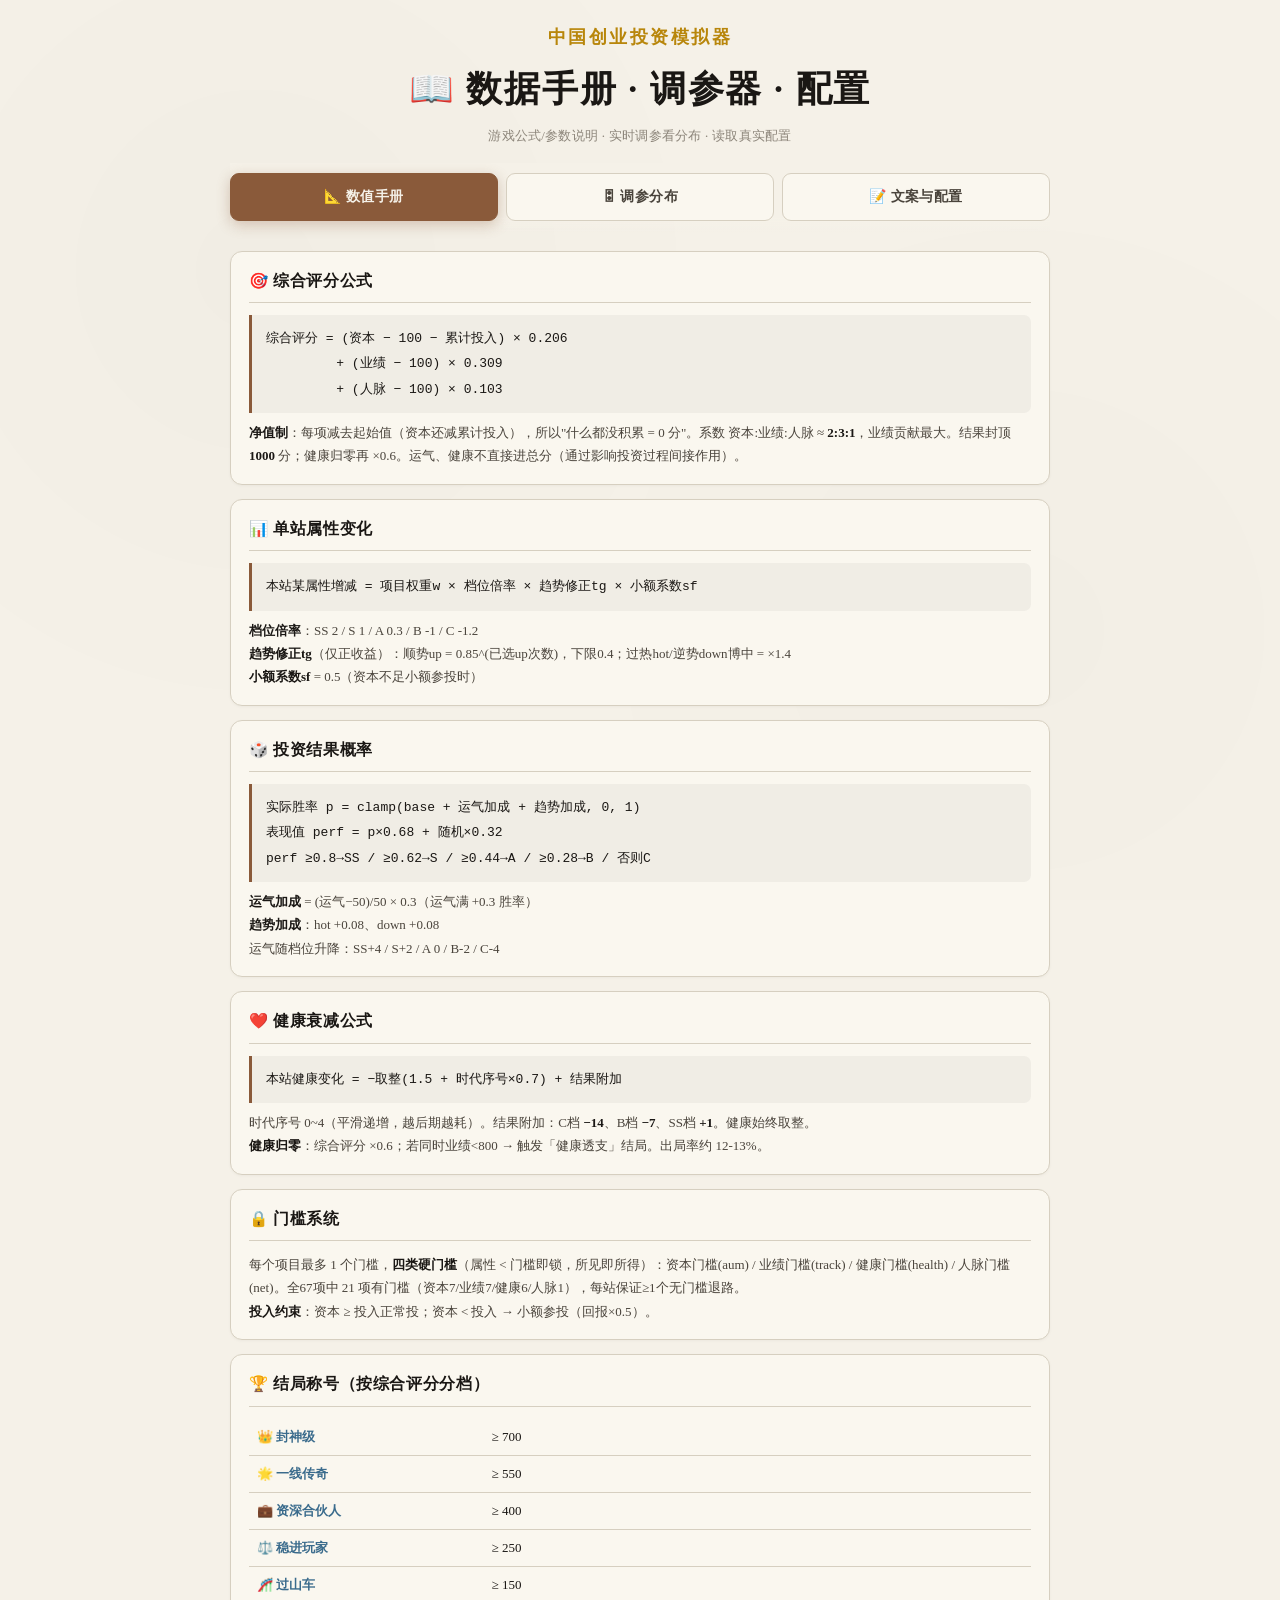
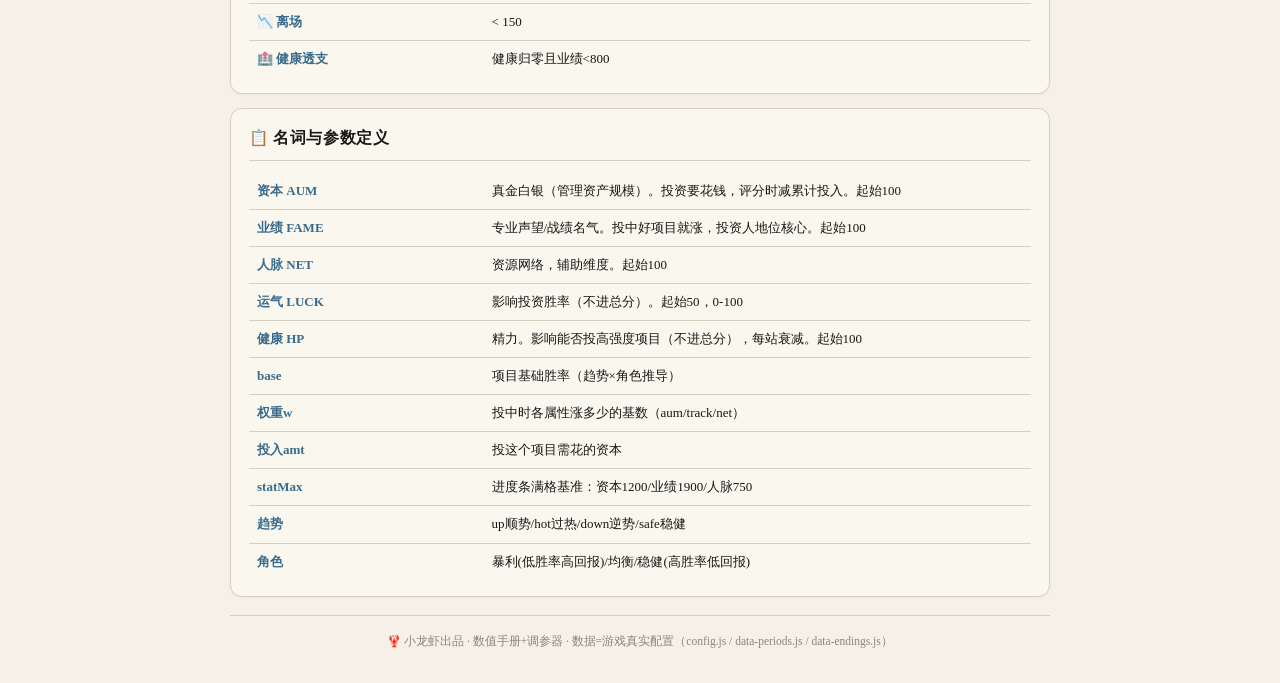
<file: balance.html>
<!DOCTYPE html>
<html lang="zh-CN">
<head>
<meta charset="UTF-8">
<meta name="viewport" content="width=device-width, initial-scale=1.0">
<title>中国创业投资模拟器 · 数据看板</title>
<style>
  *{box-sizing:border-box;margin:0;padding:0;-webkit-tap-highlight-color:transparent;}
  :root{
    --bg:#f0ece2; --paper:#f5f1e8; --ink:#1a1714; --ink-soft:#4a443c;
    --ink-faint:#8c857a; --line:#d6cfc0; --good:#3c6b4f; --bad:#a8453a;
    --warn:#9a7b3a; --card:#faf7ef; --gold:#b8860b; --blue:#3a6b8c;
    --accent:#8a5a3a;
  }
  html,body{background:var(--paper);color:var(--ink);
    font-family:-apple-system,BlinkMacSystemFont,"PingFang SC","Microsoft YaHei","Songti SC",serif;
    line-height:1.7;-webkit-font-smoothing:antialiased;-webkit-text-size-adjust:100%;}
  body{padding:22px 0 32px;min-height:100vh;min-height:100dvh;position:relative;}
  body::before{content:"";position:fixed;inset:0;pointer-events:none;z-index:0;
    background:radial-gradient(circle at 20% 30%,rgba(0,0,0,.015) 0%,transparent 40%),radial-gradient(circle at 80% 70%,rgba(0,0,0,.012) 0%,transparent 40%);}
  .wrap{max-width:860px;margin:0 auto;position:relative;z-index:1;
    padding:0 20px;padding-left:max(20px,env(safe-area-inset-left));padding-right:max(20px,env(safe-area-inset-right));}
  .game-name{font-family:"Kaiti SC","STKaiti","Songti SC",serif;font-weight:900;font-size:clamp(15px,3.6vw,18px);letter-spacing:.14em;text-align:center;color:var(--gold);margin-bottom:6px;}
  h1{font-family:"Kaiti SC","STKaiti","Songti SC",serif;font-weight:900;font-size:clamp(24px,5.5vw,36px);letter-spacing:.05em;text-align:center;margin-bottom:5px;}
  .sub{text-align:center;font-size:clamp(11.5px,2.8vw,13px);color:var(--ink-faint);margin-bottom:16px;letter-spacing:.02em;}
  .tabs{display:flex;gap:8px;margin-bottom:18px;position:sticky;top:0;background:linear-gradient(var(--paper) 78%,rgba(245,241,232,0));padding:10px 0 12px;z-index:10;}
  .tab{flex:1;text-align:center;padding:11px 4px;font-size:clamp(12.5px,3.2vw,14px);font-weight:700;border:1.5px solid var(--line);border-radius:9px;cursor:pointer;background:var(--card);color:var(--ink-soft);transition:all .2s;user-select:none;-webkit-user-select:none;letter-spacing:.03em;touch-action:manipulation;}
  @media(hover:hover){.tab:hover{border-color:var(--accent);color:var(--accent);}}
  .tab.on{background:var(--accent);color:var(--paper);border-color:var(--accent);box-shadow:0 4px 14px color-mix(in srgb,var(--accent) 32%,transparent);}
  .page{display:none;animation:fade .4s ease;}
  .page.on{display:block;}
  @keyframes fade{from{opacity:0;transform:translateY(8px)}to{opacity:1;transform:none}}
  .panel{background:var(--card);border:1px solid var(--line);border-radius:12px;padding:16px 18px;margin-bottom:14px;box-shadow:0 1px 3px rgba(26,23,20,.04);}
  .panel h2{font-size:clamp(14px,3.6vw,15.5px);font-weight:800;letter-spacing:.04em;margin-bottom:12px;padding-bottom:8px;border-bottom:1px solid var(--line);display:flex;justify-content:space-between;align-items:center;flex-wrap:wrap;gap:4px;}
  .formula{background:rgba(26,23,20,.045);border-left:3px solid var(--accent);border-radius:0 7px 7px 0;padding:11px 14px;margin:8px 0;font-size:clamp(12px,3vw,13px);line-height:1.95;font-family:"SF Mono",Menlo,Consolas,"Courier New",monospace;color:var(--ink);overflow-x:auto;-webkit-overflow-scrolling:touch;white-space:pre-wrap;word-break:break-word;}
  .deftbl{width:100%;font-size:clamp(12px,3vw,13px);border-collapse:collapse;}
  .deftbl td{padding:7px 8px;border-bottom:1px solid var(--line);vertical-align:top;}
  .deftbl tr:last-child td{border-bottom:none;}
  .deftbl td:first-child{font-weight:700;color:var(--blue);width:30%;max-width:120px;word-break:break-word;overflow-wrap:anywhere;}
  code{font-family:"SF Mono",Menlo,Consolas,monospace;font-size:.92em;background:rgba(26,23,20,.06);padding:1px 5px;border-radius:4px;}
  .txt{font-size:clamp(12px,3vw,13px);color:var(--ink-soft);line-height:1.8;}
  .txt b{color:var(--ink);}
  .row{display:flex;align-items:center;gap:8px;margin-bottom:9px;font-size:clamp(12px,3vw,13px);}
  .row .nm{flex:0 0 clamp(92px,28vw,120px);font-weight:600;}
  .row .barwrap{flex:1;min-width:40px;height:16px;background:rgba(26,23,20,.06);border-radius:5px;position:relative;overflow:hidden;}
  .row .bar{position:absolute;left:0;top:0;height:100%;border-radius:5px;transition:width .3s;}
  .row .pct{flex:0 0 clamp(78px,22vw,96px);text-align:right;font-weight:800;font-variant-numeric:tabular-nums;font-size:12px;}
  .stat-grid{display:grid;grid-template-columns:repeat(2,1fr);gap:10px;}
  .stat{background:rgba(26,23,20,.03);border-radius:8px;padding:10px 12px;}
  .stat .k{font-size:11.5px;color:var(--ink-faint);margin-bottom:2px;}
  .stat .v{font-size:15px;font-weight:800;font-variant-numeric:tabular-nums;}
  .stat .v small{font-size:11.5px;color:var(--ink-soft);font-weight:600;}
  .pgrp{margin-bottom:15px;}
  .pgrp-t{font-size:12px;font-weight:700;color:var(--accent);letter-spacing:.05em;border-bottom:1px dashed var(--line);padding-bottom:5px;margin-bottom:11px;}
  .prow{display:flex;align-items:center;gap:10px;margin-bottom:11px;font-size:12.5px;flex-wrap:wrap;}
  .prow label{flex:0 0 clamp(96px,26vw,130px);color:var(--ink-soft);}
  .prow input[type=range]{flex:1;min-width:90px;height:24px;accent-color:var(--accent);background:transparent;cursor:pointer;-webkit-appearance:none;appearance:none;touch-action:manipulation;}
  .prow input[type=range]:focus{outline:none;}
  .prow input[type=range]::-webkit-slider-runnable-track{height:5px;border-radius:3px;background:rgba(26,23,20,.14);}
  .prow input[type=range]::-moz-range-track{height:5px;border-radius:3px;background:rgba(26,23,20,.14);}
  .prow input[type=range]::-webkit-slider-thumb{-webkit-appearance:none;appearance:none;width:18px;height:18px;border-radius:50%;background:var(--accent);border:2px solid var(--paper);box-shadow:0 1px 3px rgba(0,0,0,.25);margin-top:-7px;cursor:pointer;}
  .prow input[type=range]::-moz-range-thumb{width:18px;height:18px;border-radius:50%;background:var(--accent);border:2px solid var(--paper);box-shadow:0 1px 3px rgba(0,0,0,.25);cursor:pointer;}
  .prow .pv input{width:64px;text-align:right;font-family:inherit;font-size:13px;font-weight:800;border:1px solid var(--line);border-radius:5px;padding:5px 6px;background:#fff;color:var(--ink);-webkit-appearance:none;appearance:none;-moz-appearance:textfield;}
  .prow .pv input::-webkit-outer-spin-button,.prow .pv input::-webkit-inner-spin-button{-webkit-appearance:none;appearance:none;margin:0;display:none;}
  .prow .pv input:focus{outline:none;border-color:var(--accent);box-shadow:0 0 0 2px color-mix(in srgb,var(--accent) 22%,transparent);}
  .btnrow{display:flex;gap:10px;margin-top:10px;}
  .btn{flex:1;border:1.5px solid var(--ink);background:transparent;color:var(--ink);font-family:inherit;font-size:13.5px;font-weight:700;padding:12px 0;cursor:pointer;border-radius:7px;letter-spacing:.05em;transition:all .15s;touch-action:manipulation;-webkit-user-select:none;user-select:none;}
  .btn{border-color:var(--accent);color:var(--accent);}
  .btn:active{transform:scale(.97);background:var(--accent);color:var(--paper);border-color:var(--accent);}
  @media(hover:hover){.btn:hover{background:var(--accent);color:var(--paper);border-color:var(--accent);transform:translateY(-2px);box-shadow:0 6px 18px color-mix(in srgb,var(--accent) 32%,transparent);}.btn.reset:hover{background:var(--bad);color:#fff;border-color:var(--bad);box-shadow:0 6px 18px color-mix(in srgb,var(--bad) 30%,transparent);}}
  .btn.reset{border-color:var(--bad);color:var(--bad);}
  .btn.reset:active{background:var(--bad);color:#fff;border-color:var(--bad);}
  .note{font-size:11.5px;color:var(--ink-faint);margin-top:9px;line-height:1.65;}
  .live{text-align:center;font-size:12px;color:var(--good);margin:10px 0;font-weight:600;}
  .dirty{color:var(--bad);font-size:11px;font-weight:700;}
  .footer{text-align:center;font-size:11.5px;color:var(--ink-faint);margin-top:18px;padding-top:16px;border-top:1px solid var(--line);line-height:1.7;}
  @media(max-width:480px){
    .panel{padding:14px 14px;}
    .prow{gap:8px;}
    .prow label{flex:1 1 100%;font-weight:600;color:var(--ink);margin-bottom:-2px;}
    .stat-grid{gap:8px;}
  }
</style>
</head>
<body>
<div class="wrap">
  <div class="game-name">中国创业投资模拟器</div>
  <h1>📖 数据手册 · 调参器 · 配置</h1>
  <div class="sub">游戏公式/参数说明 · 实时调参看分布 · 读取真实配置</div>
  <div class="tabs">
    <div class="tab on" data-p="doc">📐 数值手册</div>
    <div class="tab" data-p="tune">🎛 调参分布</div>
    <div class="tab" data-p="cfg">📝 文案与配置</div>
  </div>

  <!-- 数值手册页 -->
  <div class="page on" id="page-doc"></div>

  <!-- 调参分布页 -->
  <div class="page" id="page-tune">
    <div class="panel">
      <h2>🎛 参数调整 <span id="dirtyFlag"></span></h2>
      <div id="params"></div>
      <div class="btnrow">
        <button class="btn" id="rerun">▶ 重新模拟</button>
        <button class="btn reset" id="reset">↺ 重置真实值</button>
      </div>
      <div class="note">拖滑块或直接输入数字改参数 → 自动重跑 10000 局看分布。仅模拟分析，调好的参数需手动写回 config.js / data-endings.js。</div>
    </div>
    <div class="live" id="live">⏳ 模拟中…</div>
    <div id="dist"></div>
  </div>

  <!-- 文案与配置页 -->
  <div class="page" id="page-cfg"></div>

  <div class="footer">🦞 小龙虾出品 · 数值手册+调参器 · 数据=游戏真实配置（config.js / data-periods.js / data-endings.js）</div>
</div>

<script src="config.js?v=20260627patune"></script>
<script src="data-periods.js?v=20260627patune"></script>
<script src="data-endings.js?v=20260627patune"></script>
<script src="data-mbti.js?v=20260627patune"></script>
<script src="data-persona5.js?v=20260627patune"></script>
<script src="data-profile6.js?v=20260627patune"></script>
<script>
"use strict";
var RUNS=10000;
// 称号目标比例(主人2026-06-24定的调参标尺): 封神10/一线20/资深20/稳进20/过山车15/离场5/健康透支10 = 100%
// 以后调 base/阈值/趋势配比 都朝这个比例努力, 结果面板会显示实测vs目标的偏差
var TARGET_DIST={legend:10,master:20,veteran:20,steady:20,rollercoaster:15,exit:5,earlyout:10};
function clamp(v,a,b){return Math.max(a,Math.min(b,v));}
function tierMin(k){var t=DATA_ENDINGS.endingTiers.find(function(t){return t.key===k;});return t?t.min:0;}

// ============ Tab 切换(带 localStorage 记忆上次选中) ============
var TAB_KEY='vcsim_balance_tab';
function activateTab(p){
  var tab=document.querySelector('.tab[data-p="'+p+'"]');
  if(!tab)return;
  document.querySelectorAll('.tab').forEach(function(t){t.classList.remove('on');});
  document.querySelectorAll('.page').forEach(function(pg){pg.classList.remove('on');});
  tab.classList.add('on');
  document.getElementById('page-'+p).classList.add('on');
  if(p==='tune' && !window.__simDone){ runSim(); }
  if(p==='cfg' && !window.__cfgDone){ renderConfig(); window.__cfgDone=true; }
}
Array.prototype.forEach.call(document.querySelectorAll('.tab'),function(tab){
  tab.addEventListener('click',function(){
    var p=tab.dataset.p;
    try{localStorage.setItem(TAB_KEY,p);}catch(e){}
    activateTab(p);
  });
});
// 加载时恢复上次选中的 tab
try{var _saved=localStorage.getItem(TAB_KEY); if(_saved && document.querySelector('.tab[data-p="'+_saved+'"]')) activateTab(_saved);}catch(e){}

// ============ 数值手册页(公式+参数定义,从说明书同步) ============
function renderDoc(){
  var C=CONFIG, cuts=DATA_ENDINGS.endingTiers;
  var h='';
  // 综合评分公式
  h+='<div class="panel"><h2>🎯 综合评分公式</h2>';
  h+='<div class="formula">综合评分 = (资本 − '+C.start.aum+' − 累计投入) × '+C.scoreCoef.a+'\n         + (业绩 − '+C.start.track+') × '+C.scoreCoef.b+'\n         + (人脉 − '+C.start.network+') × '+C.scoreCoef.c+'</div>';
  h+='<div class="txt"><b>净值制</b>：每项减去起始值（资本还减累计投入），所以"什么都没积累 = 0 分"。系数 资本:业绩:人脉 ≈ <b>2:3:1</b>，业绩贡献最大。结果封顶 <b>1000</b> 分；健康归零再 ×'+C.deadPenalty+'。运气、健康不直接进总分（通过影响投资过程间接作用）。</div></div>';
  // 单站属性变化
  h+='<div class="panel"><h2>📊 单站属性变化</h2>';
  h+='<div class="formula">本站某属性增减 = 项目权重w × 档位倍率 × 趋势修正tg × 小额系数sf</div>';
  h+='<div class="txt"><b>档位倍率</b>：SS '+C.outcomeTiers.SS.mult+' / S '+C.outcomeTiers.S.mult+' / A '+C.outcomeTiers.A.mult+' / B '+C.outcomeTiers.B.mult+' / C '+C.outcomeTiers.C.mult+'<br><b>趋势修正tg</b>（仅正收益）：顺势up = '+C.trendReturn.upDecay+'^(已选up次数)，下限'+C.trendReturn.upFloor+'；过热hot/逆势down博中 = ×'+C.trendReturn.hotGain+'<br><b>小额系数sf</b> = '+C.smallTicketFactor+'（资本不足小额参投时）</div></div>';
  // 投资结果概率
  h+='<div class="panel"><h2>🎲 投资结果概率</h2>';
  h+='<div class="formula">实际胜率 p = clamp(base + 运气加成 + 趋势加成, 0, 1)\n表现值 perf = p×'+C.probability.perfWeight.base+' + 随机×'+C.probability.perfWeight.dice+'\nperf ≥'+C.probability.tierCuts.SS+'→SS / ≥'+C.probability.tierCuts.S+'→S / ≥'+C.probability.tierCuts.A+'→A / ≥'+C.probability.tierCuts.B+'→B / 否则C</div>';
  h+='<div class="txt"><b>运气加成</b> = (运气−50)/50 × '+C.luckEffect+'（运气满 +'+C.luckEffect+' 胜率）<br><b>趋势加成</b>：hot +'+(C.probability.trendBoost.hot||0)+'、down +'+(C.probability.trendBoost.down||0)+'<br>运气随档位升降：SS+'+C.luckDelta.SS+' / S+'+C.luckDelta.S+' / A '+C.luckDelta.A+' / B'+C.luckDelta.B+' / C'+C.luckDelta.C+'</div></div>';
  // 健康衰减
  h+='<div class="panel"><h2>❤️ 健康衰减公式</h2>';
  h+='<div class="formula">本站健康变化 = −取整(' +C.health.baseDecay+' + 时代序号×'+C.health.rampPerPeriod+') + 结果附加</div>';
  h+='<div class="txt">时代序号 0~4（平滑递增，越后期越耗）。结果附加：C档 <b>−'+C.health.extraOnVeryBad+'</b>、B档 <b>−'+C.health.extraOnBad+'</b>、SS档 <b>+'+C.health.bonusOnGreat+'</b>。健康始终取整。<br><b>健康归零</b>：综合评分 ×'+C.deadPenalty+'；若同时业绩<'+C.healthDeath.earlyOutTrackCap+' → 触发「健康透支」结局。出局率约 12-13%。</div></div>';
  // 门槛系统
  h+='<div class="panel"><h2>🔒 门槛系统</h2>';
  h+='<div class="txt">每个项目最多 1 个门槛，<b>四类硬门槛</b>（属性 < 门槛即锁，所见即所得）：资本门槛(aum) / 业绩门槛(track) / 健康门槛(health) / 人脉门槛(net)。全67项中 21 项有门槛（资本7/业绩7/健康6/人脉1），每站保证≥1个无门槛退路。<br><b>投入约束</b>：资本 ≥ 投入正常投；资本 < 投入 → 小额参投（回报×'+C.smallTicketFactor+'）。</div></div>';
  // 结局称号
  h+='<div class="panel"><h2>🏆 结局称号（按综合评分分档）</h2><table class="deftbl">';
  var endNm={legend:'👑 封神级',master:'🌟 一线传奇',veteran:'💼 资深合伙人',steady:'⚖️ 稳进玩家',rollercoaster:'🎢 过山车',exit:'📉 离场'};
  cuts.forEach(function(t){ if(t.key==='exit'){h+='<tr><td>'+endNm[t.key]+'</td><td>< '+tierMin('rollercoaster')+'</td></tr>';} else {h+='<tr><td>'+(endNm[t.key]||t.key)+'</td><td>≥ '+t.min+'</td></tr>';} });
  h+='<tr><td>🏥 健康透支</td><td>健康归零且业绩<'+C.healthDeath.earlyOutTrackCap+'</td></tr>';
  h+='</table></div>';
  // 参数定义
  h+='<div class="panel"><h2>📋 名词与参数定义</h2><table class="deftbl">';
  var defs=[
    ['资本 AUM','真金白银（管理资产规模）。投资要花钱，评分时减累计投入。起始'+C.start.aum],
    ['业绩 FAME','专业声望/战绩名气。投中好项目就涨，投资人地位核心。起始'+C.start.track],
    ['人脉 NET','资源网络，辅助维度。起始'+C.start.network],
    ['运气 LUCK','影响投资胜率（不进总分）。起始'+C.start.luck+'，0-100'],
    ['健康 HP','精力。影响能否投高强度项目（不进总分），每站衰减。起始'+C.start.health],
    ['base','项目基础胜率（趋势×角色推导）'],
    ['权重w','投中时各属性涨多少的基数（aum/track/net）'],
    ['投入amt','投这个项目需花的资本'],
    ['statMax','进度条满格基准：资本'+C.statMax.aum+'/业绩'+C.statMax.track+'/人脉'+C.statMax.network],
    ['趋势','up顺势/hot过热/down逆势/safe稳健'],
    ['角色','暴利(低胜率高回报)/均衡/稳健(高胜率低回报)']
  ];
  defs.forEach(function(d){h+='<tr><td>'+d[0]+'</td><td>'+d[1]+'</td></tr>';});
  h+='</table></div>';
  document.getElementById('page-doc').innerHTML=h;
}


// ============ 文案与配置页(从真实 CONFIG 动态读) ============
function esc(s){return String(s==null?'':s).replace(/&/g,'&amp;').replace(/</g,'&lt;').replace(/>/g,'&gt;');}
function showBr(s){return esc(s).replace(/&lt;br\s*\/?&gt;/gi,' ⏎ ').replace(/&lt;b&gt;/gi,'').replace(/&lt;\/b&gt;/gi,'');}
function kvTable(obj,keys){
  var h='<table class="deftbl">';
  (keys||Object.keys(obj)).forEach(function(k){
    h+='<tr><td>'+esc(k)+'</td><td>'+showBr(obj[k])+'</td></tr>';
  });
  return h+'</table>';
}
function renderConfig(){
  var C=CONFIG, h='';
  h+='<div class="note" style="margin-bottom:14px;">以下全部从游戏真实配置 <b>config.js</b> 实时读取（CONFIG.ui / text / intro / music / storage 等）。改 config.js 后本页自动反映。文案里的 <code>⏎</code> 表示换行符 &lt;br&gt;，<code>${name}</code> 等是运行时变量占位。</div>';

  // 封面/通用 UI 文案
  h+='<div class="panel"><h2>🖼 封面与通用 UI 文案 <span style="font-size:11px;color:#8c857a;font-weight:600">CONFIG.ui</span></h2>';
  h+=kvTable(C.ui)+'</div>';

  // 结局称号完整文案(从 data-endings.js 动态读)
  if(typeof DATA_ENDINGS!=="undefined" && DATA_ENDINGS.endingMeta){
    var EM=DATA_ENDINGS.endingMeta, ET=DATA_ENDINGS.endingTiers;
    var eorder=["legend","master","veteran","steady","rollercoaster","exit","earlyout"];
    h+='<div class="panel"><h2>\u{1F3C6} 结局称号完整文案 <span style="font-size:11px;color:#8c857a;font-weight:600">data-endings.js</span></h2>';
    eorder.forEach(function(k){
      var m=EM[k]; if(!m)return;
      var to=ET.find(function(t){return t.key===k;});
      var cut=(k==="earlyout")?"健康归零且业绩偏低":(to?("综合评分 \u2265 "+to.min):"");
      var col=esc(m.color||"#b8860b");
      h+='<div class="formula" style="border-left-color:'+col+'">';
      h+='<b style="color:'+col+';font-size:14px">'+esc(m.emoji)+" "+esc(m.title)+'</b>';
      if(cut)h+='  <span style="color:#8c857a;font-size:11.5px;font-weight:600">('+esc(cut)+')</span>';
      h+="\n\u{1F4AC} 名言："+showBr(m.quote);
      h+="\n\u{1F4D6} 解读："+showBr(m.summary);
      h+='</div>';
    });
    h+='</div>';
  }

  // 五维投资人格(从 data-persona5.js 读, 6人格←→6大师)
  if(typeof PERSONA5!=="undefined" && PERSONA5.archetypes){
    var MNAME={buffett:'巴菲特',simons:'西蒙斯',soros:'索罗斯',wood:'木头姐',trumpish:'豪赌狂人',muskish:'钢铁狂想家'};
    h+='<div class="panel"><h2>\u{1F3AD} 五维投资人格 · 6型称号 <span style="font-size:11px;color:#8c857a;font-weight:600">data-persona5.js · 对应6大师</span></h2>';
    PERSONA5.archetypes.forEach(function(s){
      var col=esc(s.color||"#5a6470");
      var ac=s.anchor||{};
      var anchorTxt=['risk','data','horizon','focus','decisive'].map(function(k){return k+':'+(ac[k]!=null?ac[k]:'-');}).join(' ');
      h+='<div class="formula" style="border-left-color:'+col+'">';
      h+='<b style="color:'+col+';font-size:14px">'+esc(s.emoji)+" "+esc(s.title)+'</b>';
      h+='  <span style="color:#8c857a;font-size:11.5px;font-weight:600">(\u2248 '+esc(MNAME[s.master]||s.master)+')</span>';
      h+="\n\u{1F3F7}\uFE0F 标签："+esc(s.tag);
      h+="\n\u{1F4CD} 五维锚点："+esc(anchorTxt);
      h+="\n\u{1F4D6} 解读："+showBr(s.desc);
      h+='</div>';
    });
    h+='</div>';
  }

  // 五维释义(从 data-profile6.js 读)
  if(typeof PROFILE!=="undefined" && PROFILE.dims){
    h+='<div class="panel"><h2>\u{1F4CA} 五维释义 <span style="font-size:11px;color:#8c857a;font-weight:600">data-profile6.js · dims</span></h2>';
    PROFILE.dims.forEach(function(dm){
      h+='<div class="formula" style="border-left-color:var(--blue)">';
      h+='<b>'+esc(dm.axis)+'：'+esc(dm.low)+' \u2190 '+esc(dm.key)+' \u2192 '+esc(dm.high)+'</b>';
      h+="\n\u2796 "+esc(dm.low)+"："+showBr(dm.lowDesc);
      h+="\n\u2795 "+esc(dm.high)+"："+showBr(dm.highDesc);
      h+='</div>';
    });
    h+='</div>';
  }

  // 五维测试 · 情境题(从 data-profile6.js 读, P1-P5 单维)
  if(typeof PROFILE!=="undefined" && PROFILE.scenarios){
    h+='<div class="panel"><h2>\u2753 五维测试 · 情境题 <span style="font-size:11px;color:#8c857a;font-weight:600">data-profile6.js · scenarios</span></h2>';
    Object.keys(PROFILE.scenarios).forEach(function(pk){
      var sc=PROFILE.scenarios[pk];
      h+='<div class="formula" style="border-left-color:var(--blue)">';
      h+='<b>'+esc(pk)+'：'+esc(sc.q)+'</b>';
      (sc.opts||[]).forEach(function(o,i){
        var eff=Object.keys(o.e||{}).map(function(kk){return kk+(o.e[kk]>=0?"+":"")+o.e[kk];}).join(" ")||"无倾向";
        h+="\n"+(i+1)+". "+esc(o.t)+'  <span style="color:#8c857a;font-size:11px">['+esc(eff)+']</span>';
      });
      h+='</div>';
    });
    h+='</div>';
  }

  // 介绍首页卡片
  h+='<div class="panel"><h2>📖 介绍首页卡片 <span style="font-size:11px;color:#8c857a;font-weight:600">CONFIG.intro</span></h2>';
  (C.intro||[]).forEach(function(card,i){
    h+='<div class="formula" style="border-left-color:var(--blue)"><b>'+esc(card.icon)+' '+esc(card.title)+'</b>\n'+showBr(card.body)+'</div>';
  });
  h+='</div>';

  // 游戏内文案
  h+='<div class="panel"><h2>💬 游戏内文案 <span style="font-size:11px;color:#8c857a;font-weight:600">CONFIG.text</span></h2>';
  var T=C.text;
  h+='<div class="pgrp-t" style="margin-top:4px">五档揭晓点评</div>';
  h+=kvTable({SS:T.tierSS,S:T.tierS,A:T.tierA,B:T.tierB,C:T.tierC});
  h+='<div class="pgrp-t" style="margin-top:12px">流程/页面文案</div>';
  var skip={tierSS:1,tierS:1,tierA:1,tierB:1,tierC:1,titles:1,btnAfterPeriod:1,outcomeShort:1};
  var rest={};Object.keys(T).forEach(function(k){if(!skip[k])rest[k]=T[k];});
  h+=kvTable(rest);
  if(T.outcomeShort){h+='<div class="pgrp-t" style="margin-top:12px">五档结果简称 · 轨迹表/高光框用 (outcomeShort)</div>'+kvTable(T.outcomeShort);}
  if(T.btnAfterPeriod){h+='<div class="pgrp-t" style="margin-top:12px">时代落幕按钮文案 (btnAfterPeriod)</div>'+kvTable(T.btnAfterPeriod);}
  if(T.titles){h+='<div class="pgrp-t" style="margin-top:12px">投资人头衔进阶 (titles)</div><div class="txt">'+T.titles.map(function(t,i){return (i+1)+'. '+esc(t);}).join(' → ')+'</div>';}
  h+='</div>';

  // 音乐参数
  h+='<div class="panel"><h2>🎵 音乐参数 <span style="font-size:11px;color:#8c857a;font-weight:600">CONFIG.music</span></h2>';
  h+=kvTable(C.music)+'</div>';

  // 存档键名
  h+='<div class="panel"><h2>💾 本地存档键名 <span style="font-size:11px;color:#8c857a;font-weight:600">CONFIG.storage</span></h2>';
  h+=kvTable(C.storage)+'</div>';

  // 其他零散配置
  h+='<div class="panel"><h2>⚙️ 其他配置</h2><table class="deftbl">';
  h+='<tr><td>mbtiMidThreshold</td><td>'+esc(C.mbtiMidThreshold)+'（MBTI 某维度 |分|≤此值视为接近中点/均衡倾向）</td></tr>';
  h+='<tr><td>scoreClampMax</td><td>'+esc(C.scoreClampMax)+'（综合评分上限）</td></tr>';
  h+='<tr><td>scoreTiersForSfx</td><td>结局音效门槛 big≥'+esc(C.scoreTiersForSfx.big)+' / mid≥'+esc(C.scoreTiersForSfx.mid)+' / neutral≥'+esc(C.scoreTiersForSfx.neutral)+'</td></tr>';
  h+='</table></div>';

  document.getElementById('page-cfg').innerHTML=h;
}

// ============ 调参器 ============
var BASE=null, P=null;
function snapshot(){
  return {
    coefA:CONFIG.scoreCoef.a,coefB:CONFIG.scoreCoef.b,coefC:CONFIG.scoreCoef.c,
    sAum:CONFIG.start.aum,sTrack:CONFIG.start.track,sNet:CONFIG.start.network,sLuck:CONFIG.start.luck,sHealth:CONFIG.start.health,
    mSS:CONFIG.outcomeTiers.SS.mult,mS:CONFIG.outcomeTiers.S.mult,mA:CONFIG.outcomeTiers.A.mult,mB:CONFIG.outcomeTiers.B.mult,mC:CONFIG.outcomeTiers.C.mult,
    hBase:CONFIG.health.baseDecay,hRamp:CONFIG.health.rampPerPeriod,hB:CONFIG.health.extraOnBad,hC:CONFIG.health.extraOnVeryBad,
    luckEff:CONFIG.luckEffect,deadPen:CONFIG.deadPenalty,mbtiMid:CONFIG.mbtiMidThreshold,
    cutSS:CONFIG.probability.tierCuts.SS,cutS:CONFIG.probability.tierCuts.S,cutA:CONFIG.probability.tierCuts.A,cutB:CONFIG.probability.tierCuts.B,
    baseAdj:CONFIG.probability.baseAdjust,boostHot:(CONFIG.probability.trendBoost.hot||0),boostDown:(CONFIG.probability.trendBoost.down||0),
    perfBase:CONFIG.probability.perfWeight.base,perfDice:CONFIG.probability.perfWeight.dice,
    upDecay:CONFIG.trendReturn.upDecay,upFloor:CONFIG.trendReturn.upFloor,hotGain:CONFIG.trendReturn.hotGain,
    ldSS:CONFIG.luckDelta.SS,ldS:CONFIG.luckDelta.S,ldB:CONFIG.luckDelta.B,ldC:CONFIG.luckDelta.C,
    smallF:CONFIG.smallTicketFactor,earlyCap:CONFIG.healthDeath.earlyOutTrackCap,hSS:CONFIG.health.bonusOnGreat,
    cutLegend:tierMin('legend'),cutMaster:tierMin('master'),cutVeteran:tierMin('veteran'),cutSteady:tierMin('steady'),cutRoller:tierMin('rollercoaster')
  };
}
// 人格锚点 key 形如 pa_<archKey>_<dim>，从 PERSONA5 读初始值合并进 snapshot
function snapshotPersona(base){
  if(typeof PERSONA5==='undefined'||!PERSONA5.archetypes)return base;
  PERSONA5.archetypes.forEach(function(a){
    PERSONA5.DIM.forEach(function(dk){ base['pa_'+a.key+'_'+dk]=a.anchor[dk]; });
  });
  return base;
}
window.PMNAME={buffett:'巴菲特',simons:'西蒙斯',soros:'索罗斯',wood:'木头姐',trumpish:'豪赌狂人',muskish:'钢铁狂想家'};
var PARAM_DEFS=[
  ['评分系数（资本:业绩:人脉=2:3:1）',[['coefA','资本系数a',0,0.5,0.001],['coefB','业绩系数b',0,0.6,0.001],['coefC','人脉系数c',0,0.3,0.001]]],
  ['起始值',[['sAum','初始资本',0,300,5],['sTrack','初始业绩',0,300,5],['sNet','初始人脉',0,200,5],['sLuck','初始运气',0,100,5],['sHealth','初始健康',0,100,5]]],
  ['档位倍率',[['mSS','SS传奇',1,3,0.1],['mS','S成功',0.5,2,0.1],['mA','A保本',0,1,0.05],['mB','B失利',-2,0,0.1],['mC','C惨败',-2.5,0,0.1]]],
  ['健康衰减',[['hBase','基础衰减/站',0,4,0.5],['hRamp','时代加重',0,2,0.1],['hB','B档额外扣',0,15,1],['hC','C档额外扣',0,25,1],['hSS','SS档回血',0,5,1]]],
  ['其他',[['luckEff','运气影响胜率±',0,0.6,0.05],['deadPen','健康归零打折',0.3,1,0.05]]],
  ['结局门槛',[['cutLegend','封神≥',400,1000,10],['cutMaster','一线≥',300,900,10],['cutVeteran','资深≥',200,800,10],['cutSteady','稳进≥',100,700,10],['cutRoller','过山车≥',50,500,10]]],
  ['落档线(perf≥)',[['cutSS','SS传奇',0.6,0.95,0.01],['cutS','S成功',0.45,0.8,0.01],['cutA','A保本',0.3,0.6,0.01],['cutB','B失利',0.1,0.45,0.01]]],
  ['胜率与趋势',[['baseAdj','全局胜率±',-0.1,0.1,0.005],['boostHot','风口加成',0,0.2,0.01],['boostDown','逆势加成',0,0.2,0.01]]],
  ['表现分权重(base+随机, 越偏随机越两极)',[['perfBase','实力占比',0,1,0.02],['perfDice','随机占比',0,1,0.02]]],
  ['趋势回报',[['upDecay','顺势衰减率',0.6,1,0.01],['upFloor','顺势衰减下限',0.2,0.8,0.05],['hotGain','博中超额×',1,2,0.05]]],
  ['运气增减',[['ldSS','SS运气+',0,8,1],['ldS','S运气+',0,6,1],['ldB','B运气',-6,0,1],['ldC','C运气',-8,0,1]]],
  ['其他机制',[['smallF','小额参投×',0.2,1,0.05],['earlyCap','健康透支业绩线',400,1200,50]]],
  ['风格画像',[['mbtiMid','均衡型阈值',0,5,1]]]
];
// 动态追加：6 人格 × 5 维锚点滑块（拖动看人格分布实时变化，与 P 同步）
(function(){
  if(typeof PERSONA5==='undefined'||!PERSONA5.archetypes)return;
  var DLAB={risk:'风险偏好(稳健↔激进)',data:'决策依据(直觉↔理性)',horizon:'时间视野(短线↔长期)',focus:'下注集中(分散↔集中)',decisive:'行动节奏(观望↔果断)'};
  PERSONA5.archetypes.forEach(function(a){
    var rows=PERSONA5.DIM.map(function(dk){ return ['pa_'+a.key+'_'+dk, DLAB[dk], 0, 100, 1]; });
    PARAM_DEFS.push([a.emoji+' '+a.title+' 锚点 · '+'对应'+(window.PMNAME?window.PMNAME[a.master]:a.master), rows]);
  });
})();
// 大师中文名映射(滑块组标题用)

function rollOutcome(d,state){
  if(d.trend==='safe')return'A';
  var Pr=CONFIG.probability;
  var luckAdj=((state.luck-50)/50)*P.luckEff;
  var tb=d.trend==='hot'?P.boostHot:(d.trend==='down'?P.boostDown:0);
  var p=clamp(d.base+P.baseAdj+luckAdj+tb,0,1);
  var perf=p*P.perfBase+(1-Math.random())*P.perfDice;
  if(perf>=P.cutSS)return'SS';if(perf>=P.cutS)return'S';if(perf>=P.cutA)return'A';if(perf>=P.cutB)return'B';return'C';
}
function gateLock(deals,state,pi,ri){
  var g=deals.map(function(d){var gt=d.gate;if(!gt)return 0;if(gt.type==='aum')return state.aum<gt.min?'aum':0;if(gt.type==='track')return state.track<gt.min?'track':0;if(gt.type==='health')return state.health<gt.min?'health':0;if(gt.type==='net')return state.network<gt.min?'net':0;return 0;});
  if(g.every(function(x){return x;})){var m=1e9,u=0;deals.forEach(function(d,i){var mn=(d.gate&&d.gate.min)||0;if(mn<m){m=mn;u=i;}});g[u]=0;}
  return g;
}
function calcScore(state){
  var aN=Math.max(0,(state.aum||0)-P.sAum-(state.spent||0));
  var bN=Math.max(0,(state.track||0)-P.sTrack);
  var cN=Math.max(0,(state.network||0)-P.sNet);
  var s=aN*P.coefA+bN*P.coefB+cN*P.coefC;
  if(state.health<=0)s*=P.deadPen;
  return Math.round(Math.max(0,Math.min(1000,s)));
}
function pickEnding(score,state){
  var dead=state.health<=0;
  if(dead&&state.track<P.earlyCap)return'earlyout';
  if(score>=P.cutLegend)return'legend';if(score>=P.cutMaster)return'master';if(score>=P.cutVeteran)return'veteran';
  if(score>=P.cutSteady)return'steady';if(score>=P.cutRoller)return'rollercoaster';return'exit';
}
function pickDeal(deals,state,strat,pi,ri){
  var gl=gateLock(deals,state,pi,ri);
  var cand=deals.map(function(d,i){return{d:d,i:i};}).filter(function(x){return!gl[x.i];});
  if(!cand.length)cand=[{d:deals[0],i:0}];
  if(strat==='greedy')return cand.reduce(function(a,b){return b.d.w.aum>a.d.w.aum?b:a;}).d;
  if(strat==='safe')return cand.reduce(function(a,b){return b.d.base>a.d.base?b:a;}).d;
  if(strat==='trend')return(cand.find(function(x){return x.d.trend==='hot';})||cand[0]).d;
  return cand[Math.floor(Math.random()*cand.length)].d;
}
function play(strat){
  var state={aum:P.sAum,track:P.sTrack,network:P.sNet,luck:P.sLuck,health:P.sHealth,spent:0};
  var up=0,lock={aum:0,track:0,health:0,net:0};
  var MU={SS:P.mSS,S:P.mS,A:P.mA,B:P.mB,C:P.mC};
  var periods=DATA_PERIODS.periods;
  for(var pi=0;pi<periods.length;pi++){
    var p=periods[pi];
    for(var ri=0;ri<p.rounds.length;ri++){
      if(state.health<=0)break;
      var r=p.rounds[ri];
      gateLock(r.deals,state,pi,ri).forEach(function(x){if(x)lock[x]++;});
      var d=pickDeal(r.deals,state,strat,pi,ri);
      var sm=(d.amt||0)>state.aum;
      state.spent+=(d.amt||0);
      var tier=rollOutcome(d,state);
      var mult=MU[tier];
      var tg=1;
      if(mult>0){if(d.trend==='up')tg=Math.max(P.upFloor,Math.pow(P.upDecay,up));else if(d.trend==='hot'||d.trend==='down')tg=P.hotGain;}
      if(d.trend==='up')up++;
      var sf=sm?P.smallF:1;
      var eff=mult*tg*sf;
      state.aum=Math.max(0,state.aum+Math.round(d.w.aum*eff));
      state.track=Math.max(0,state.track+Math.round(d.w.track*eff));
      state.network=Math.max(0,state.network+Math.round((d.w.net||0)*Math.max(0.3,eff>0?eff:0.3)*sf));
      state.luck=clamp(state.luck+({SS:P.ldSS,S:P.ldS,A:0,B:P.ldB,C:P.ldC}[tier]||0),0,100);
      var dh=-Math.round(P.hBase+pi*P.hRamp);
      if(tier==='C')dh-=P.hC;else if(tier==='B')dh-=P.hB;else if(tier==='SS')dh+=P.hSS;
      state.health=clamp(state.health+dh,0,100);
    }
    if(state.health<=0)break;
  }
  var score=calcScore(state);
  return{score:score,ending:pickEnding(score,state),dead:state.health<=0,state:state,lock:lock};
}
function runSim(){
  var strats=['greedy','safe','trend','random'];
  var order=['legend','master','veteran','steady','rollercoaster','exit','earlyout'];
  var nm={legend:'👑 封神级',master:'🌟 一线传奇',veteran:'💼 资深合伙人',steady:'⚖️ 稳进玩家',rollercoaster:'🎢 过山车',exit:'📉 离场',earlyout:'🏥 健康透支'};
  var tcut={legend:P.cutLegend,master:P.cutMaster,veteran:P.cutVeteran,steady:P.cutSteady,rollercoaster:P.cutRoller};
  var endCnt={};order.forEach(function(k){endCnt[k]=0;});
  var scores=[],attr={aum:[],track:[],network:[],health:[],luck:[]},dead=0,lock={aum:0,track:0,health:0,net:0};
  for(var i=0;i<RUNS;i++){
    var r=play(strats[i%4]);
    endCnt[r.ending]++;scores.push(r.score);
    for(var k in attr)attr[k].push(Math.round(r.state[k]));
    if(r.dead)dead++;
    lock.aum+=r.lock.aum;lock.track+=r.lock.track;lock.health+=r.lock.health;lock.net+=r.lock.net;
  }
  scores.sort(function(a,b){return a-b;});for(var k2 in attr)attr[k2].sort(function(a,b){return a-b;});
  var q=function(arr,p){return arr[Math.floor(arr.length*p)];};
  var endColor={legend:'#b8860b',master:'#2c5282',veteran:'#3c6b4f',steady:'#5a6470',rollercoaster:'#9a7b3a',exit:'#a8453a',earlyout:'#7d5a3a'};
  var h='';
  h+='<div class="panel"><h2>🏆 结局称号分布</h2>';
  h+='<div class="txt" style="font-size:11px;color:#8c857a;margin-bottom:10px;">目标比例: 封神10% / 一线20% / 资深20% / 稳进20% / 过山车15% / 离场5% / 健康透支10%</div>';
  order.forEach(function(k){var c=endCnt[k],pct=(c/RUNS*100);var cut=(k==='exit')?('<'+P.cutRoller):(k==='earlyout'?'特殊':'≥'+tcut[k]);
    h+='<div class="row"><div class="nm">'+nm[k]+'</div><div class="barwrap"><div class="bar" style="width:'+Math.min(100,pct*2.5)+'%;background:'+endColor[k]+'"></div></div><div class="pct">'+pct.toFixed(1)+'% <small style="color:#8c857a">'+cut+'</small></div></div>';});
  h+='</div>';
  h+='<div class="panel"><h2>📈 综合评分</h2><div class="stat-grid">';
  h+='<div class="stat"><div class="k">平均/中位</div><div class="v">'+Math.round(scores.reduce(function(a,b){return a+b;},0)/RUNS)+' <small>/ '+q(scores,0.5)+'</small></div></div>';
  h+='<div class="stat"><div class="k">最高/最低</div><div class="v">'+scores[RUNS-1]+' <small>/ '+scores[0]+'</small></div></div>';
  h+='<div class="stat"><div class="k">P10/P90</div><div class="v">'+q(scores,0.1)+' <small>/ '+q(scores,0.9)+'</small></div></div>';
  h+='<div class="stat"><div class="k">健康出局率</div><div class="v">'+(dead/RUNS*100).toFixed(1)+'%</div></div>';
  h+='</div></div>';
  h+='<div class="panel"><h2>📊 各属性终局（中位/P90/最高）</h2><div class="stat-grid">';
  var an={aum:'💰资本',track:'🏆业绩',network:'🤝人脉',health:'❤️健康',luck:'🍀运气'};
  ['track','aum','network','health','luck'].forEach(function(k){h+='<div class="stat"><div class="k">'+an[k]+'</div><div class="v">'+q(attr[k],0.5)+' <small>/ '+q(attr[k],0.9)+' / '+attr[k][RUNS-1]+'</small></div></div>';});
  h+='</div></div>';
  var tot=lock.aum+lock.track+lock.health+lock.net||1;
  h+='<div class="panel"><h2>🔒 四门槛触发占比</h2><div class="stat-grid"><div class="stat" style="grid-column:1/-1"><div class="k">资本 / 业绩 / 健康 / 人脉</div><div class="v" style="font-size:14px">'+(lock.aum/tot*100).toFixed(0)+'% / '+(lock.track/tot*100).toFixed(0)+'% / '+(lock.health/tot*100).toFixed(0)+'% / '+(lock.net/tot*100).toFixed(0)+'%</div></div></div></div>';
  // ===== 标的趋势分布(只读+目标对照) =====
  (function(){
    var all={hot:0,up:0,down:0,safe:0}, perEra=[];
    DATA_PERIODS.periods.forEach(function(p){var c={hot:0,up:0,down:0,safe:0},n=0;
      p.rounds.forEach(function(r){(r.deals||[]).forEach(function(d){if(c[d.trend]!=null)c[d.trend]++;all[d.trend]=(all[d.trend]||0)+1;n++;});});
      perEra.push({name:p.name,c:c,n:n});});
    var tot=all.hot+all.up+all.down+all.safe||1;
    var TT={hot:30,up:50,down:15,safe:5};
    var tnm={hot:'🔥风口hot',up:'📈顺势up',down:'📉逆势down',safe:'🛡️稳健safe'};
    var tcol={hot:'#c46a3a',up:'#3c6b4f',down:'#a8453a',safe:'#5a6470'};
    h+='<div class="panel"><h2>🎯 标的趋势分布 <span style="font-size:11px;font-weight:600;color:#8c857a">共'+tot+'项</span></h2>';
    h+='<div class="txt" style="font-size:11px;color:#8c857a;margin-bottom:10px;">目标比例: 风口30% / 顺势50% / 逆势15% / 稳健5% —— 调整需手改 data-periods.js 各标的 trend</div>';
    ['hot','up','down','safe'].forEach(function(k){var pct=all[k]/tot*100;
      h+='<div class="row"><div class="nm">'+tnm[k]+'</div><div class="barwrap"><div class="bar" style="width:'+Math.min(100,pct*1.6)+'%;background:'+tcol[k]+'"></div></div><div class="pct">'+pct.toFixed(0)+'%</div></div>';});
    var eh=perEra.map(function(e){return e.name+' 🔥'+e.c.hot+' 📈'+e.c.up+' 📉'+e.c.down+(e.c.safe?' 🛡️'+e.c.safe:'');}).join(' · ');
    h+='<div class="txt" style="font-size:11px;color:#8c857a;margin-top:8px;border-top:1px solid var(--line);padding-top:8px;">分时代: '+eh+'</div>';
    h+='</div>';
  })();
  // ===== 五维人格分布(随机答5题→最近人格原型) =====
  if(typeof PERSONA5!=="undefined" && typeof PROFILE!=="undefined"){
    (function(){
      var sc=PROFILE.scenarios, keys=Object.keys(sc), norm=PROFILE.norm||4;
      var SN=30000, cnt={};
      PERSONA5.archetypes.forEach(function(a){cnt[a.key]=0;});
      var DIM=PERSONA5.DIM;
      for(var i=0;i<SN;i++){
        var raw={risk:0,data:0,horizon:0,focus:0,decisive:0};
        keys.forEach(function(k){var o=sc[k].opts[Math.floor(Math.random()*sc[k].opts.length)];if(o.e){for(var dk in o.e){raw[dk]=(raw[dk]||0)+o.e[dk];}}});
        // 归一化到 0-100 (单题单维±norm, 5题但每维只1题主导→用 ±norm 映射)
        var ps={};DIM.forEach(function(dk){var v=raw[dk]||0; ps[dk]=Math.max(0,Math.min(100, 50 + v/norm*50));});
        // 用 P 里(可能被滑块调过)的人格锚点做欧氏最近匹配
        var bestKey=null,bd=1e9;
        PERSONA5.archetypes.forEach(function(a){
          var ss=0;
          DIM.forEach(function(dk){ var av=(P&&P['pa_'+a.key+'_'+dk]!=null)?P['pa_'+a.key+'_'+dk]:a.anchor[dk]; var dd=(ps[dk]||50)-av; ss+=dd*dd; });
          var dist=Math.sqrt(ss); if(dist<bd){bd=dist;bestKey=a.key;}
        });
        cnt[bestKey]++;
      }
      h+='<div class="panel"><h2>🎭 五维人格分布 <span style="font-size:11px;font-weight:600;color:#8c857a">随机答5题×'+(SN/1000)+'k局 → 最近人格</span></h2>';
      h+='<div class="txt" style="font-size:11px;color:#8c857a;margin-bottom:10px;">6人格←→6大师 · 玩家五维到最近原型(与大师匹配同源)</div>';
      PERSONA5.archetypes.forEach(function(a){var pct=cnt[a.key]/SN*100;
        h+='<div class="row"><div class="nm">'+a.emoji+a.title+'</div><div class="barwrap"><div class="bar" style="width:'+Math.min(100,pct*2.5)+'%;background:'+a.color+'"></div></div><div class="pct">'+pct.toFixed(1)+'%</div></div>';});
      h+='</div>';
    })();
  }
  document.getElementById('dist').innerHTML=h;
  document.getElementById('live').textContent='✅ 模拟 '+RUNS+' 局（4策略混合）';
  window.__simDone=true;
}
function renderParams(){
  var h='';
  PARAM_DEFS.forEach(function(grp){
    h+='<div class="pgrp"><div class="pgrp-t">'+grp[0]+'</div>';
    grp[1].forEach(function(it){
      var k=it[0];
      h+='<div class="prow"><label>'+it[1]+'</label><input type="range" data-k="'+k+'" min="'+it[2]+'" max="'+it[3]+'" step="'+it[4]+'" value="'+P[k]+'"><span class="pv"><input type="number" data-kn="'+k+'" min="'+it[2]+'" max="'+it[3]+'" step="'+it[4]+'" value="'+P[k]+'"></span></div>';
    });
    h+='</div>';
  });
  document.getElementById('params').innerHTML=h;
  document.querySelectorAll('input[type=range]').forEach(function(el){
    el.addEventListener('input',function(){var k=el.dataset.k;P[k]=parseFloat(el.value);var n=document.querySelector('input[data-kn="'+k+'"]');if(n)n.value=el.value;markDirty();scheduleRun();});
  });
  document.querySelectorAll('input[data-kn]').forEach(function(el){
    el.addEventListener('change',function(){var k=el.dataset.kn;var v=parseFloat(el.value);if(isNaN(v))return;P[k]=v;var r=document.querySelector('input[data-k="'+k+'"]');if(r)r.value=v;markDirty();scheduleRun();});
  });
}
function markDirty(){
  var changed=JSON.stringify(P)!==JSON.stringify(BASE);
  document.getElementById('dirtyFlag').innerHTML=changed?'<span class="dirty">● 已改动(非真实值)</span>':'';
}
var runTimer=null;
function scheduleRun(){clearTimeout(runTimer);runTimer=setTimeout(function(){try{runSim();}catch(e){console.error(e);}},250);}
document.getElementById('rerun').addEventListener('click',function(){runSim();});
document.getElementById('reset').addEventListener('click',function(){P=JSON.parse(JSON.stringify(BASE));renderParams();markDirty();runSim();});

setTimeout(function(){
  if(typeof CONFIG==='undefined'||typeof DATA_PERIODS==='undefined'){document.getElementById('live').textContent='❌ 配置加载失败';return;}
  try{
    renderDoc();
    BASE=snapshotPersona(snapshot());P=JSON.parse(JSON.stringify(BASE));
    renderParams();markDirty();
  }catch(e){document.getElementById('live').textContent='❌ 出错:'+e.message;console.error(e);}
},120);
</script>
</body>
</html>
</file>
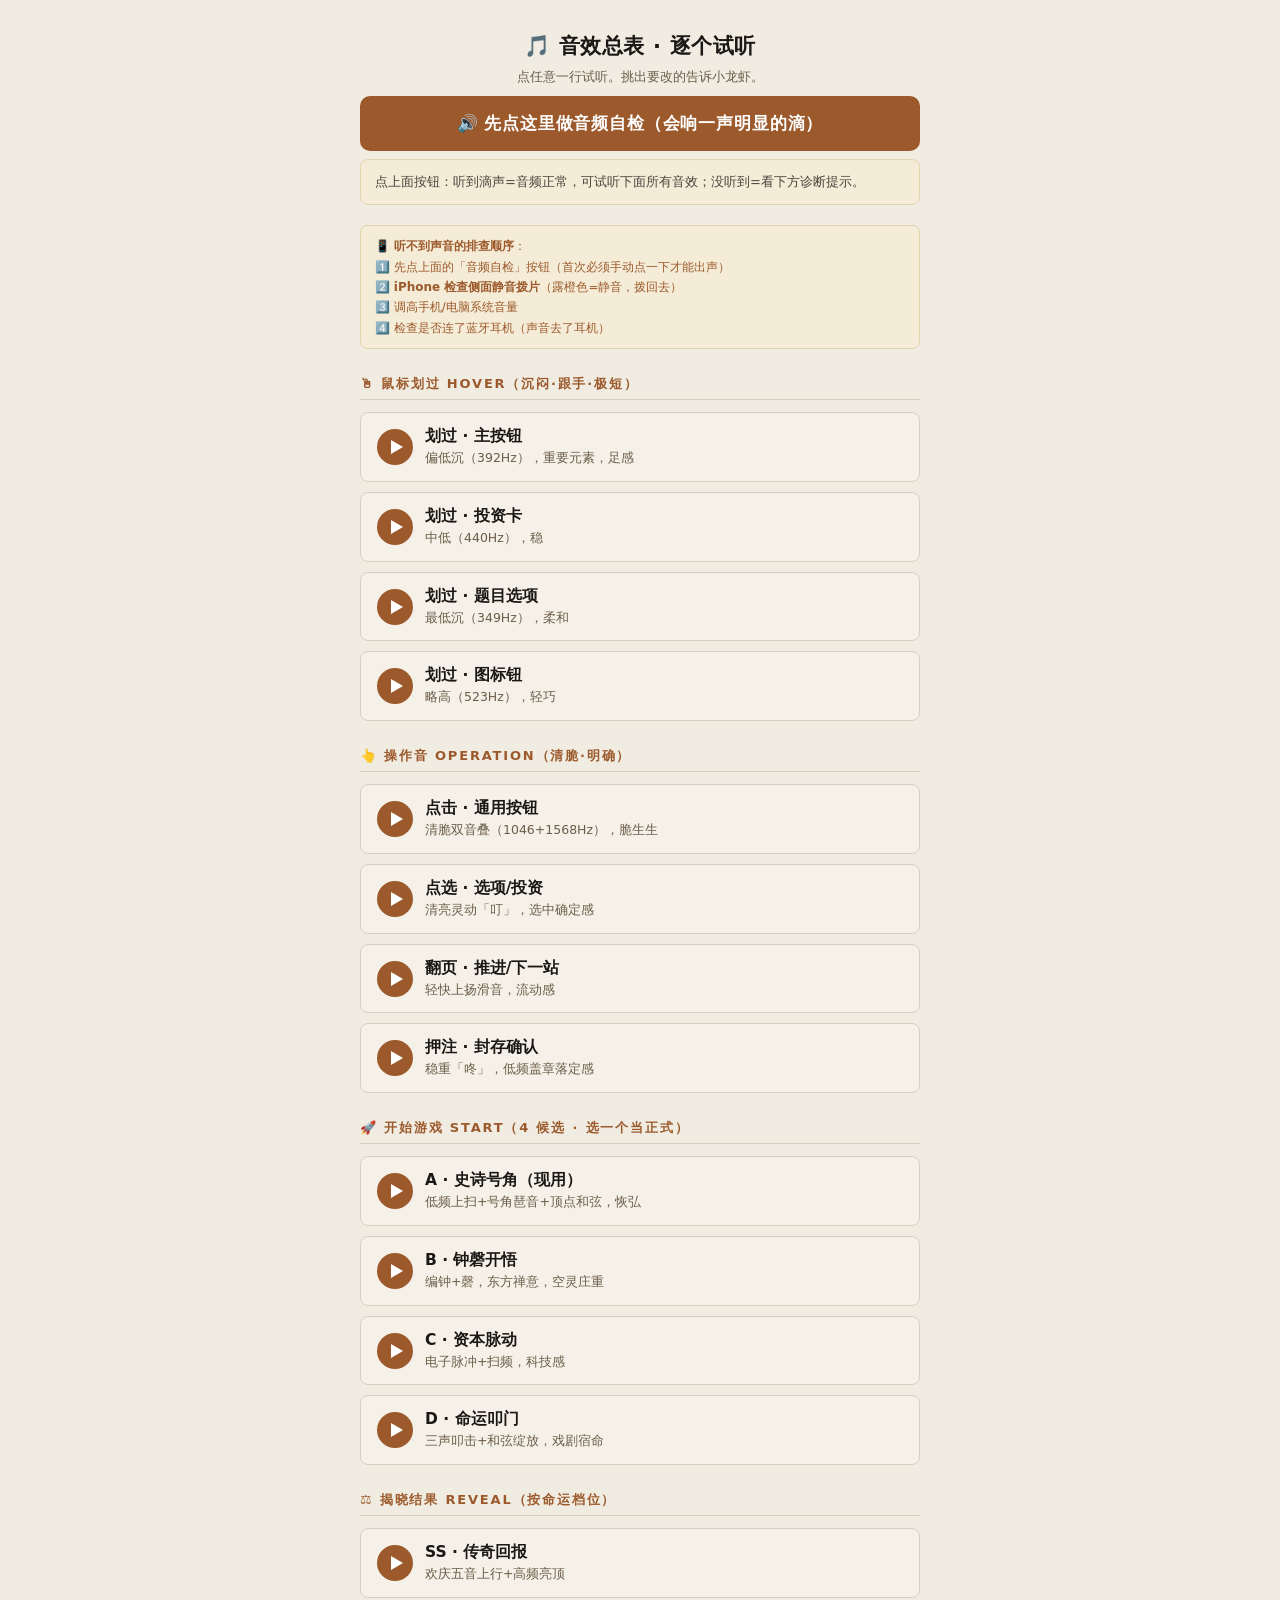
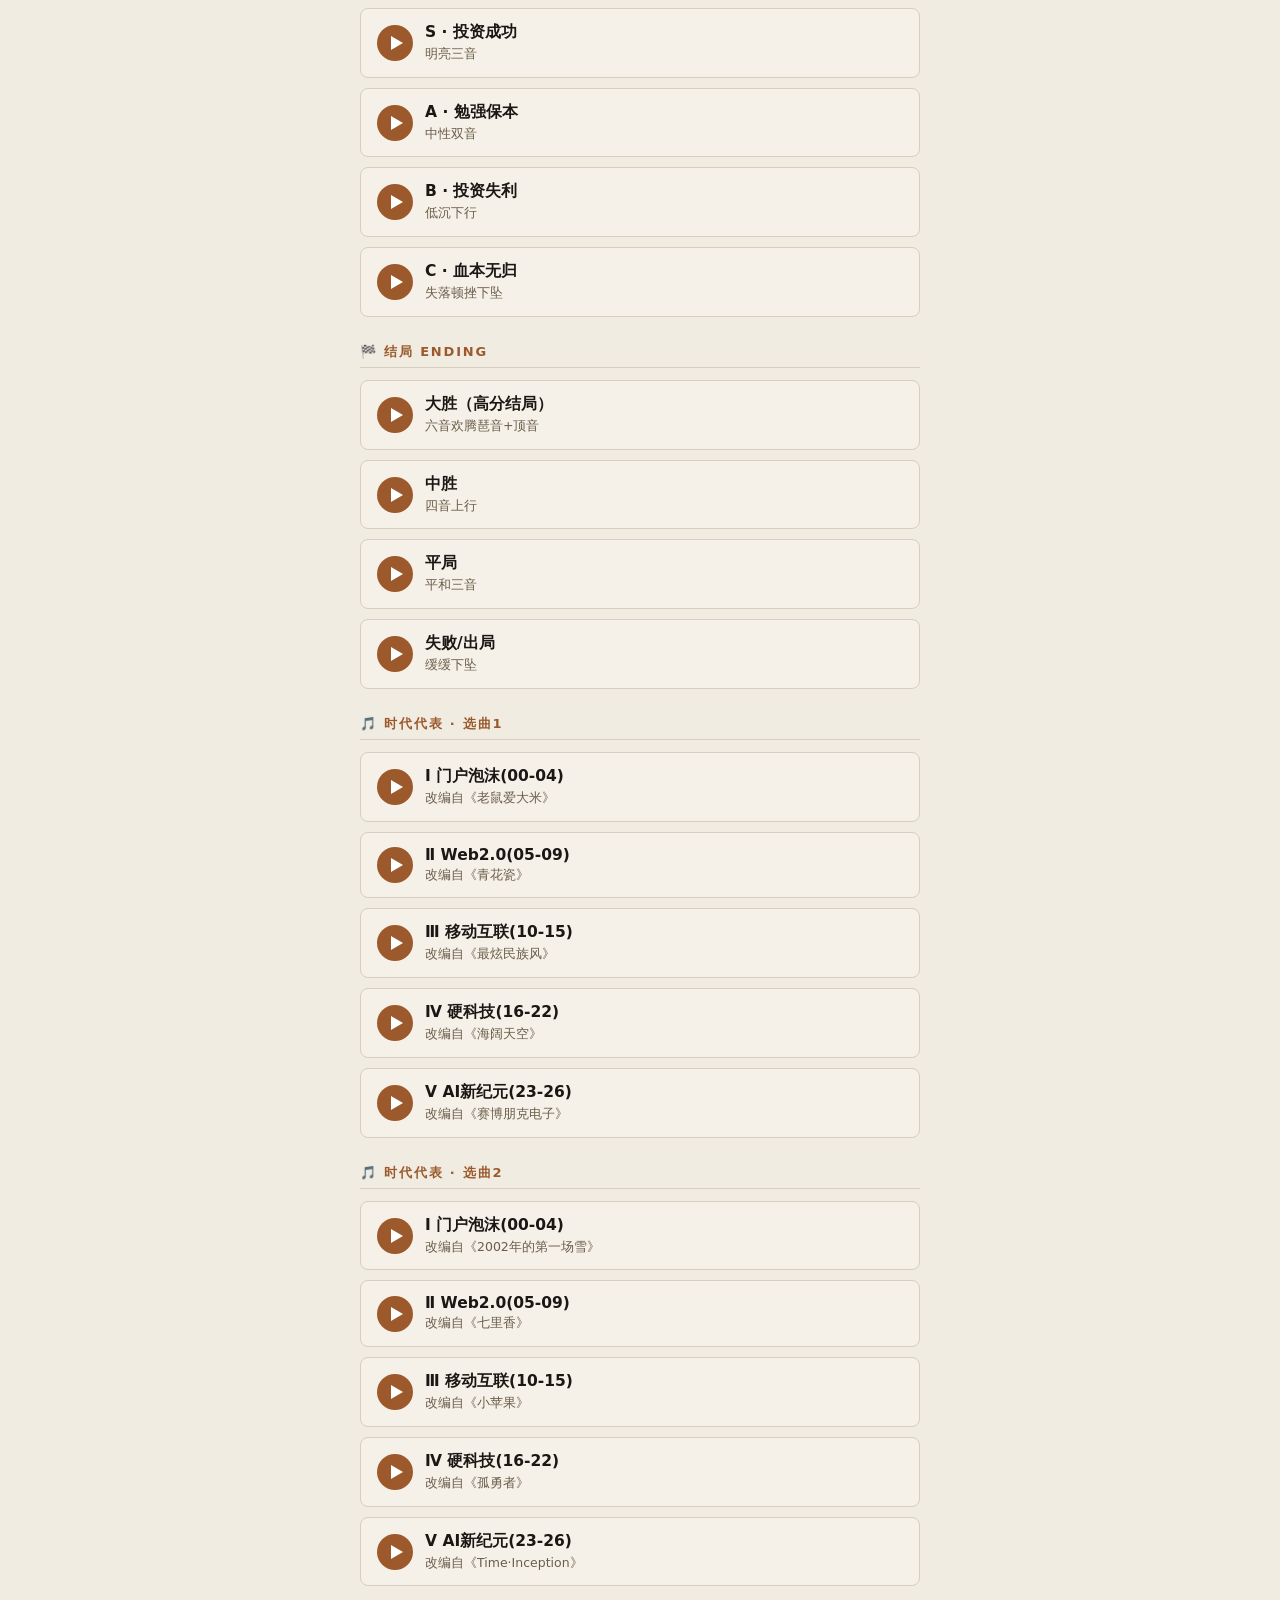
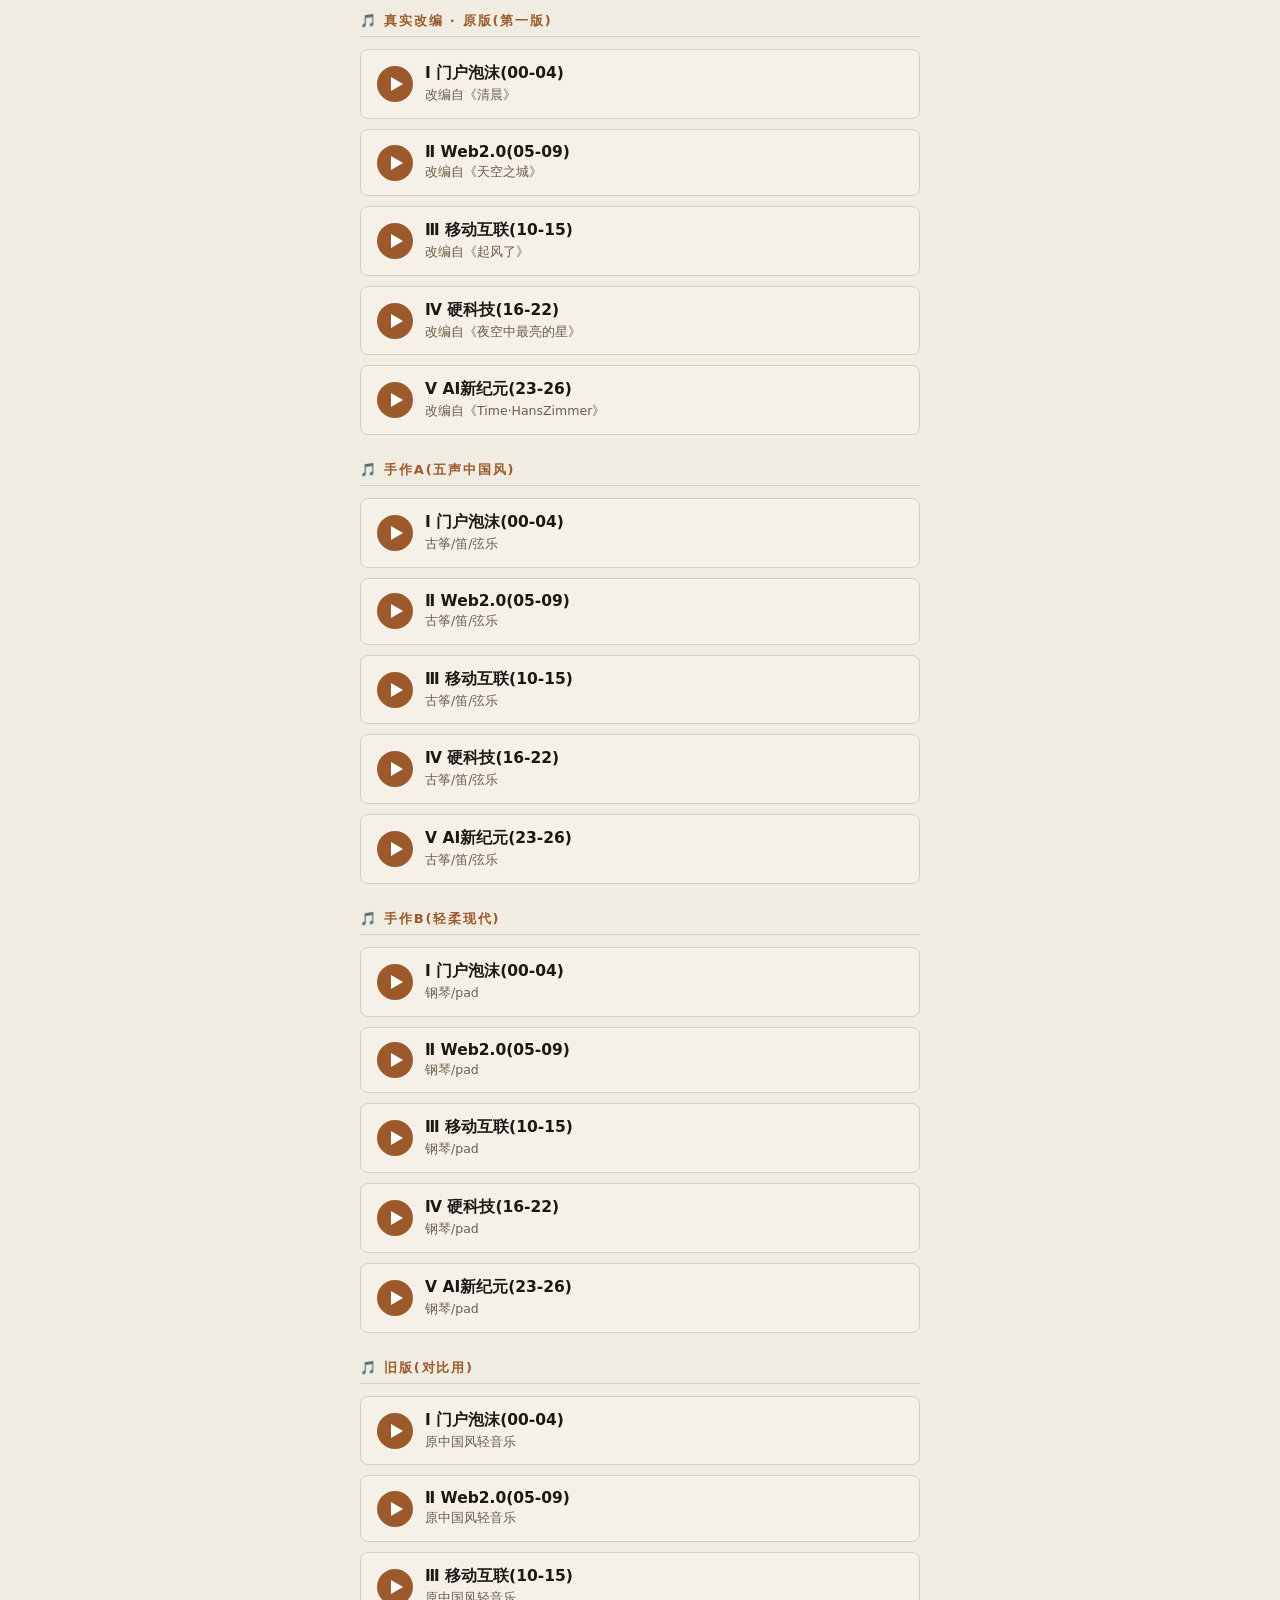
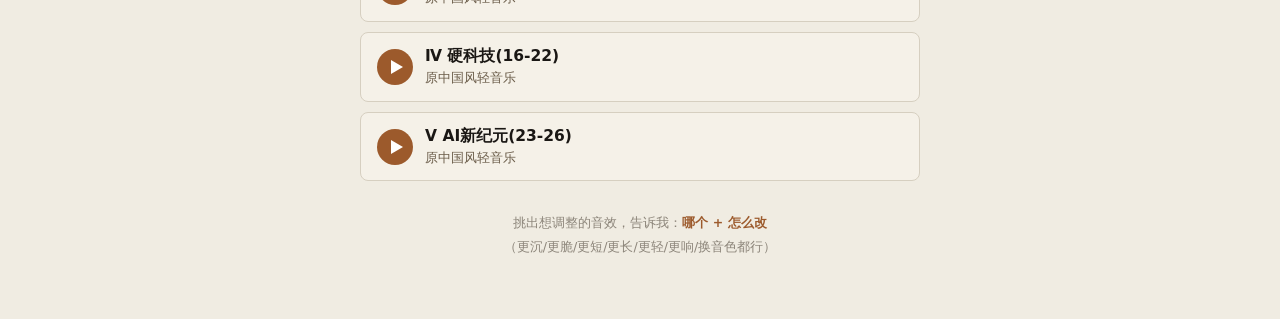
<file: sfx-preview.html>
<!DOCTYPE html>
<html lang="zh-CN">
<head>
<meta charset="UTF-8">
<meta name="viewport" content="width=device-width, initial-scale=1.0, maximum-scale=1.0, user-scalable=no">
<title>音效总表 · 逐个试听</title>
<style>
  *{box-sizing:border-box;margin:0;padding:0;-webkit-tap-highlight-color:transparent;}
  body{font-family:"PingFang SC","Microsoft YaHei",system-ui,sans-serif;background:#f0ece2;color:#1a1714;min-height:100vh;min-height:100dvh;padding:32px 18px 60px;}
  .wrap{max-width:560px;margin:0 auto;}
  h1{font-size:21px;font-weight:800;letter-spacing:.03em;margin-bottom:6px;text-align:center;}
  .sub{font-size:13px;color:#6b5d4a;margin-bottom:8px;text-align:center;line-height:1.7;}
  .note{font-size:12px;color:#9c5a2c;background:#f5ecd8;border:1px solid #e3d4b0;border-radius:7px;padding:10px 14px;margin:14px 0 26px;line-height:1.7;}
  .grp{margin-bottom:26px;}
  .grp-t{font-size:13px;font-weight:800;letter-spacing:.14em;color:#9c5a2c;margin-bottom:12px;padding-bottom:6px;border-bottom:1px solid #d6cfc0;}
  .row{display:flex;align-items:center;gap:12px;border:1.5px solid #d6cfc0;border-radius:8px;background:#f5f1e8;padding:13px 16px;margin-bottom:10px;cursor:pointer;transition:all .18s ease;}
  @media(hover:hover){.row:hover{border-color:#9c5a2c;transform:translateX(3px);box-shadow:0 4px 14px rgba(156,90,44,.12);}}
  .row:active{transform:scale(.98);}
  .play{position:relative;width:36px;height:36px;flex:0 0 36px;border-radius:50%;background:#9c5a2c;display:flex;align-items:center;justify-content:center;transition:background .2s,box-shadow .2s,transform .1s;cursor:pointer;}
  .play:active{transform:scale(.92);}
  /* 播放三角(CSS绘制,不靠emoji) */
  .play::before{content:'';display:block;width:0;height:0;border-style:solid;border-width:7px 0 7px 12px;border-color:transparent transparent transparent #fff;margin-left:3px;transition:.15s;}
  /* 播放中→暂停双竖条 */
  .row.playing .play{background:#3c6b4f;box-shadow:0 0 0 0 rgba(60,107,79,.5);animation:pulse 1.6s infinite;}
  .row.playing .play::before{border-width:0;width:11px;height:13px;margin-left:0;border-left:3.5px solid #fff;border-right:3.5px solid #fff;background:transparent;box-sizing:border-box;}
  @keyframes pulse{0%{box-shadow:0 0 0 0 rgba(60,107,79,.45);}70%{box-shadow:0 0 0 9px rgba(60,107,79,0);}100%{box-shadow:0 0 0 0 rgba(60,107,79,0);}}
  /* 播放中行高亮 */
  .row.playing{background:rgba(60,107,79,.08);border-radius:8px;}
  /* 声波动画条 */
  .wave{display:none;gap:2px;align-items:flex-end;height:14px;margin-left:auto;flex:0 0 auto;padding-right:2px;}
  .row.playing .wave{display:flex;}
  .wave span{width:2.5px;background:#3c6b4f;border-radius:2px;animation:wv .8s ease-in-out infinite;}
  .wave span:nth-child(1){animation-delay:0s;}.wave span:nth-child(2){animation-delay:.2s;}.wave span:nth-child(3){animation-delay:.4s;}.wave span:nth-child(4){animation-delay:.15s;}
  @keyframes wv{0%,100%{height:4px;}50%{height:14px;}}
  .info{flex:1;min-width:0;}
  .nm{font-size:15.5px;font-weight:700;margin-bottom:2px;}
  .ds{font-size:12.5px;color:#6b5d4a;line-height:1.5;}
  .tag{font-size:11px;color:#b8860b;font-weight:700;letter-spacing:.05em;}
  .footer{margin-top:30px;font-size:12.5px;color:#8c857a;text-align:center;line-height:1.9;}
  .footer b{color:#9c5a2c;}
</style>
</head>
<body>
<div class="wrap">
  <h1>🎵 音效总表 · 逐个试听</h1>
  <div class="sub">点任意一行试听。挑出要改的告诉小龙虾。</div>
  <button id="diagBtn" style="width:100%;padding:16px;margin-bottom:8px;border:none;border-radius:10px;background:#9c5a2c;color:#fff;font-size:17px;font-weight:800;cursor:pointer;letter-spacing:.05em;">🔊 先点这里做音频自检（会响一声明显的滴）</button>
  <div id="diag" style="font-size:13px;color:#4a443c;background:#f5ecd8;border:1px solid #e3d4b0;border-radius:8px;padding:11px 14px;margin-bottom:20px;line-height:1.7;">点上面按钮：听到滴声=音频正常，可试听下面所有音效；没听到=看下方诊断提示。</div>
  <div class="note">📱 <b>听不到声音的排查顺序</b>：<br>1️⃣ 先点上面的「音频自检」按钮（首次必须手动点一下才能出声）<br>2️⃣ <b>iPhone 检查侧面静音拨片</b>（露橙色=静音，拨回去）<br>3️⃣ 调高手机/电脑系统音量<br>4️⃣ 检查是否连了蓝牙耳机（声音去了耳机）</div>

  <div id="list"></div>

  <div class="footer">
    挑出想调整的音效，告诉我：<b>哪个 + 怎么改</b><br>
    （更沉/更脆/更短/更长/更轻/更响/换音色都行）
  </div>
</div>

<script src="engine-sfx.js?v=20260625m"></script>
<script>
// 分组定义。type: 'play'=Sfx.play(name); 'hover'=Sfx.playHover(kind)
const GROUPS=[
  { t:'🖱 鼠标划过 HOVER（沉闷·跟手·极短）', items:[
    {type:'hover', k:'btn',  nm:'划过 · 主按钮',  ds:'偏低沉（392Hz），重要元素，足感'},
    {type:'hover', k:'deal', nm:'划过 · 投资卡',  ds:'中低（440Hz），稳'},
    {type:'hover', k:'opt',  nm:'划过 · 题目选项',ds:'最低沉（349Hz），柔和'},
    {type:'hover', k:'icon', nm:'划过 · 图标钮',  ds:'略高（523Hz），轻巧'},
  ]},
  { t:'👆 操作音 OPERATION（清脆·明确）', items:[
    {type:'play', k:'click',   nm:'点击 · 通用按钮', ds:'清脆双音叠（1046+1568Hz），脆生生'},
    {type:'play', k:'pick',    nm:'点选 · 选项/投资', ds:'清亮灵动「叮」，选中确定感'},
    {type:'play', k:'swipe',   nm:'翻页 · 推进/下一站',ds:'轻快上扬滑音，流动感'},
    {type:'play', k:'confirm', nm:'押注 · 封存确认',  ds:'稳重「咚」，低频盖章落定感'},
  ]},
  { t:'🚀 开始游戏 START（4 候选 · 选一个当正式）', items:[
    {type:'play', k:'startA', nm:'A · 史诗号角（现用）', ds:'低频上扫+号角琶音+顶点和弦，恢弘'},
    {type:'play', k:'startB', nm:'B · 钟磬开悟',        ds:'编钟+磬，东方禅意，空灵庄重'},
    {type:'play', k:'startC', nm:'C · 资本脉动',        ds:'电子脉冲+扫频，科技感'},
    {type:'play', k:'startD', nm:'D · 命运叩门',        ds:'三声叩击+和弦绽放，戏剧宿命'},
  ]},
  { t:'⚖️ 揭晓结果 REVEAL（按命运档位）', items:[
    {type:'play', k:'SS', nm:'SS · 传奇回报', ds:'欢庆五音上行+高频亮顶'},
    {type:'play', k:'S',  nm:'S · 投资成功',  ds:'明亮三音'},
    {type:'play', k:'A',  nm:'A · 勉强保本',  ds:'中性双音'},
    {type:'play', k:'B',  nm:'B · 投资失利',  ds:'低沉下行'},
    {type:'play', k:'C',  nm:'C · 血本无归',  ds:'失落顿挫下坠'},
  ]},
  { t:'🏁 结局 ENDING', items:[
    {type:'play', k:'winBig',  nm:'大胜（高分结局）', ds:'六音欢腾琶音+顶音'},
    {type:'play', k:'winMid',  nm:'中胜', ds:'四音上行'},
    {type:'play', k:'neutral', nm:'平局', ds:'平和三音'},
    {type:'play', k:'lose',    nm:'失败/出局', ds:'缓缓下坠'},
  ]},
];

const list=document.getElementById('list');
GROUPS.forEach(g=>{
  const grp=document.createElement('div'); grp.className='grp';
  grp.innerHTML=`<div class="grp-t">${g.t}</div>`;
  g.items.forEach(it=>{
    const row=document.createElement('div'); row.className='row';
    row.innerHTML=`<div class="play"></div><div class="info"><div class="nm">${it.nm}</div><div class="ds">${it.ds}</div></div><div class="wave"><span></span><span></span><span></span><span></span></div>`;
    row.onclick=()=>{
      try{
        if(!window.Sfx) return;
        Sfx.unlock();
        if(it.type==='hover'){ Sfx.playHover(it.k); }
        else { Sfx.play(it.k); }
        // 播放态反馈:点击瞬间亮起,按音效时长后自动复位(短音效闪一下,start类长音效约1.6s)
        const dur = it.type==='hover' ? 220 : (/^start/.test(it.k) ? 1600 : 420);
        document.querySelectorAll('.row.playing').forEach(r=>{ if(r!==row){ r.classList.remove('playing'); clearTimeout(r._pt); } });
        row.classList.add('playing');
        clearTimeout(row._pt);
        row._pt=setTimeout(()=>row.classList.remove('playing'), dur);
      }catch(e){}
    };
    grp.appendChild(row);
  });
  list.appendChild(grp);
});

// ===== 背景音乐 · 多版本分组试听(新旧分开,不交错) =====
const TIMES={P1:'Ⅰ 门户泡沫(00-04)',P2:'Ⅱ Web2.0(05-09)',P3:'Ⅲ 移动互联(10-15)',P4:'Ⅳ 硬科技(16-22)',P5:'Ⅴ AI新纪元(23-26)'};
let bgmAudio=null, bgmPlaying=null;
function stopBgm(){ if(bgmAudio){bgmAudio.pause();bgmAudio.currentTime=0;} if(bgmPlaying){bgmPlaying.classList.remove('playing');bgmPlaying=null;} }
function makeMusicRow(file,label,ds){
  const row=document.createElement('div'); row.className='row';
  row.innerHTML=`<div class="play"></div><div class="info"><div class="nm">${label}</div><div class="ds">${ds}</div></div><div class="wave"><span></span><span></span><span></span><span></span></div>`;
  row.onclick=()=>{ try{
    if(bgmPlaying===row){ stopBgm(); return; }
    stopBgm();
    if(!bgmAudio){ bgmAudio=new Audio(); bgmAudio.loop=true; bgmAudio.volume=0.7; }
    bgmAudio.src='audio/'+file+'?v=20260625k';
    bgmAudio.play().catch(()=>{});
    row.classList.add('playing'); bgmPlaying=row;
  }catch(e){} };
  return row;
}
function musicGroupNamed(title, suffix, names){
  const g=document.createElement('div'); g.className='grp';
  g.innerHTML='<div class="grp-t">'+title+'</div>';
  ['P1','P2','P3','P4','P5'].forEach(function(k){
    g.appendChild(makeMusicRow(k+suffix+'.mp3', TIMES[k], '改编自《'+names[k]+'》'));
  });
  list.appendChild(g);
}
function musicGroup(title, suffix, ds){
  const g=document.createElement('div'); g.className='grp';
  g.innerHTML='<div class="grp-t">'+title+'</div>';
  ['P1','P2','P3','P4','P5'].forEach(k=>{
    g.appendChild(makeMusicRow(k+suffix+'.mp3', TIMES[k], ds));
  });
  list.appendChild(g);
}
// 时代代表选曲(主人要的:按时代选标志性曲目)2版 + 之前的原版 + 手作对比
const NAMES_S1={P1:'老鼠爱大米',P2:'青花瓷',P3:'最炫民族风',P4:'海阔天空',P5:'赛博朋克电子'};
const NAMES_S2={P1:'2002年的第一场雪',P2:'七里香',P3:'小苹果',P4:'孤勇者',P5:'Time·Inception'};
const NAMES_R={P1:'清晨',P2:'天空之城',P3:'起风了',P4:'夜空中最亮的星',P5:'Time·HansZimmer'};
musicGroupNamed('🎵 时代代表 · 选曲1','s1',NAMES_S1);
musicGroupNamed('🎵 时代代表 · 选曲2','s2',NAMES_S2);
musicGroupNamed('🎵 真实改编 · 原版(第一版)','r',NAMES_R);
musicGroup('🎵 手作A(五声中国风)','v2','古筝/笛/弦乐');
musicGroup('🎵 手作B(轻柔现代)','v3','钢琴/pad');
musicGroup('🎵 旧版(对比用)','','原中国风轻音乐');
// 整页首次触摸/点击即解锁
['pointerdown','touchstart'].forEach(ev=>document.addEventListener(ev,()=>{try{window.Sfx&&Sfx.unlock();}catch(e){}},{once:true,passive:true}));

// 🔊 音频自检:独立创建 ctx 播一个明显的测试音(不依赖 Sfx,最大化兼容),并显示诊断状态
var __diagCtx=null;
document.getElementById('diagBtn').addEventListener('click',function(){
  var d=document.getElementById('diag');
  try{
    if(!__diagCtx){ __diagCtx=new (window.AudioContext||window.webkitAudioContext)(); }
    var ctx=__diagCtx;
    var resumeP = ctx.state==='suspended' ? ctx.resume() : Promise.resolve();
    Promise.resolve(resumeP).then(function(){
      // 播一个 0.35s 的明显双音测试音(880Hz+1320Hz,音量拉满)
      var now=ctx.currentTime;
      [880,1320].forEach(function(f,i){
        var o=ctx.createOscillator(),g=ctx.createGain();
        o.type='triangle'; o.frequency.setValueAtTime(f,now);
        g.gain.setValueAtTime(0.0001,now);
        g.gain.exponentialRampToValueAtTime(0.6,now+0.02);
        g.gain.exponentialRampToValueAtTime(0.0001,now+0.35);
        o.connect(g); g.connect(ctx.destination);
        o.start(now); o.stop(now+0.37);
      });
      d.innerHTML='✅ 测试音已播放。<br>状态: AudioContext='+ctx.state+'。<br>听到滴声 = 音频正常，去试听下面音效；<br>仍没声 = 不是网页问题，是设备静音/音量/蓝牙，看下方 2️⃣️3️⃣4️⃣。';
    }).catch(function(e){ d.innerHTML='⚠️ resume 失败: '+e.message+'（请再点一次）'; });
  }catch(e){ d.innerHTML='❌ 无法创建音频: '+e.message+'（浏览器不支持 Web Audio？）'; }
});
</script>
</body>
</html>
</file>
